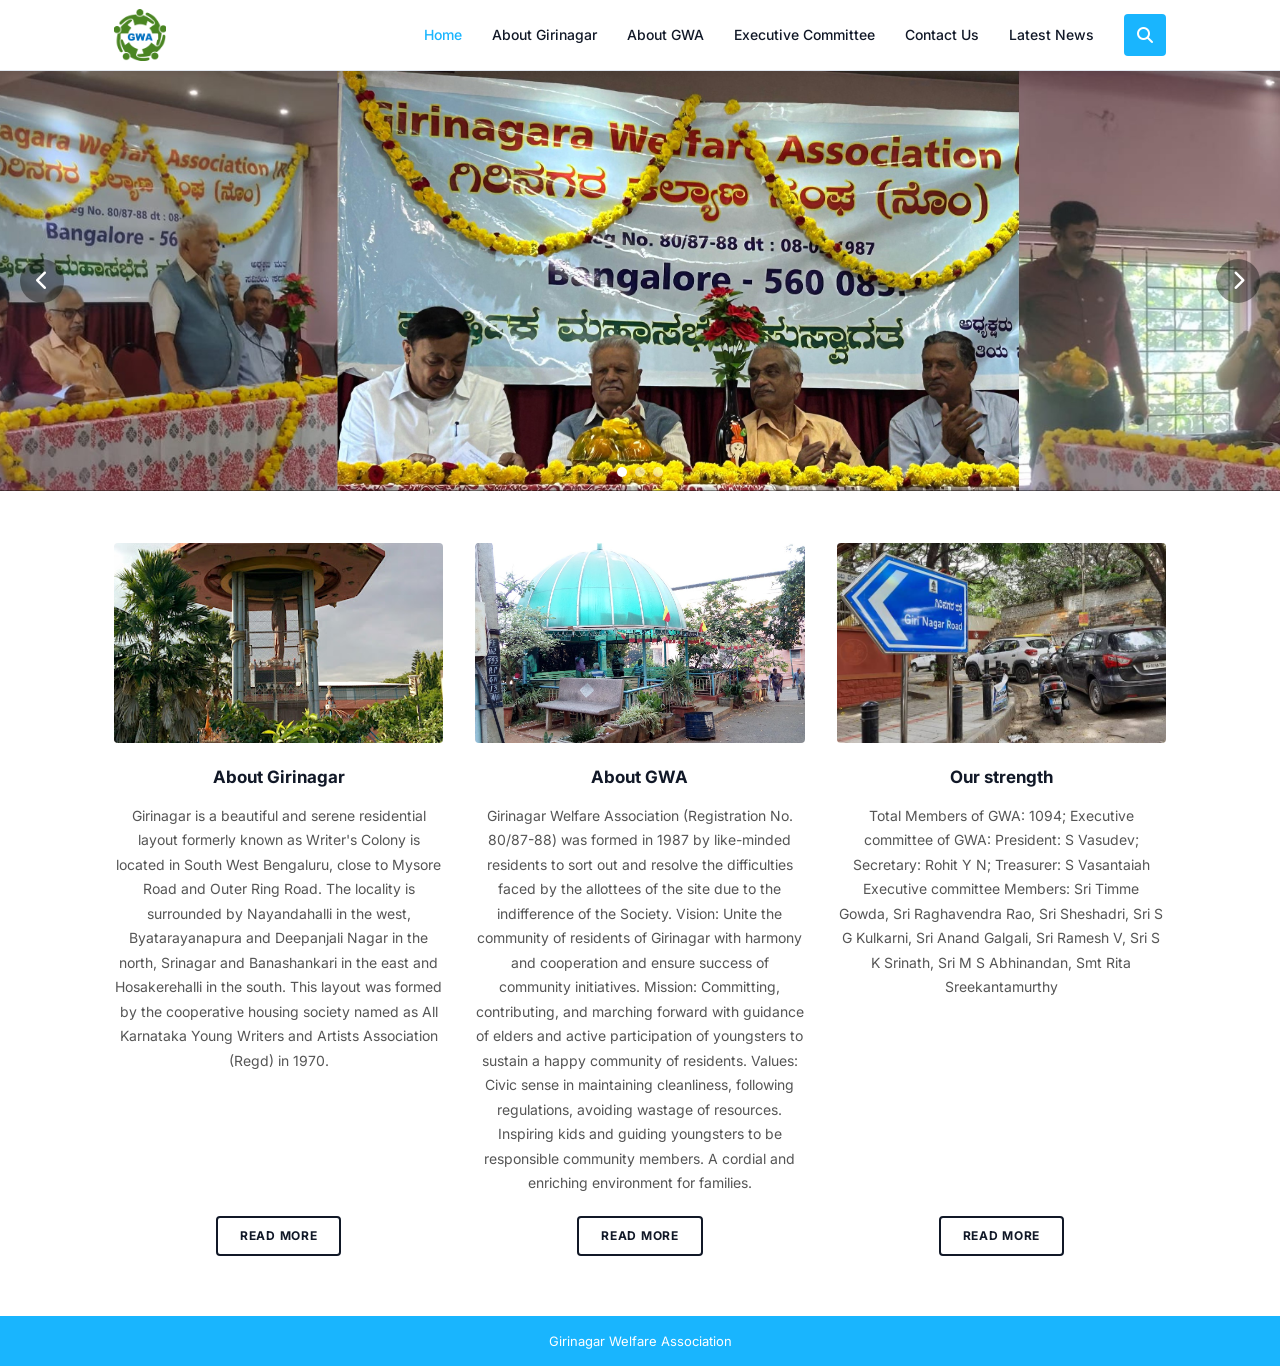
<file: index.html>
<!DOCTYPE html>
<html lang="en">

<head>
  <meta charset="UTF-8" />
  <meta name="viewport" content="width=device-width, initial-scale=1.0" />
  <title>Girinagar Welfare Association – Together we can move mountains</title>
  <meta name="description"
    content="Girinagar Welfare Association (GWA) – A non-profit community organization serving the residents of Girinagar, Bengaluru since 1986." />
  <link rel="stylesheet" href="/css/style.css" />
  <link href="https://fonts.googleapis.com/css2?family=Inter:wght@400;500;600;700&display=swap" rel="stylesheet" />
  <link rel="stylesheet" href="https://cdnjs.cloudflare.com/ajax/libs/font-awesome/6.4.0/css/all.min.css" />
</head>

<body>

  <!-- HEADER -->
  <header class="site-header" id="site-header">
    <div class="header-inner container">
      <a href="/" class="logo-link" id="logo-link">
        <img src="/images/gwa-logo.png" alt="Girinagar Welfare Association Logo" class="logo-img" />
      </a>
      <nav class="main-nav" id="main-nav" role="navigation" aria-label="Main navigation">
        <ul class="nav-list">
          <li><a href="/" class="nav-link active" id="nav-home">Home</a></li>
          <li><a href="/about-girinagar.html" class="nav-link" id="nav-about-girinagar">About Girinagar</a></li>
          <li><a href="/about-gwa.html" class="nav-link" id="nav-about-gwa">About GWA</a></li>
          <li><a href="/executive-committee.html" class="nav-link" id="nav-exec">Executive Committee</a></li>
          <li><a href="/contact-us.html" class="nav-link" id="nav-contact">Contact Us</a></li>
          <li><a href="/latest-news.html" class="nav-link" id="nav-news">Latest News</a></li>
        </ul>
      </nav>
      <button class="search-toggle" id="search-toggle" aria-label="Toggle search">
        <i class="fas fa-search"></i>
      </button>
      <button class="hamburger" id="hamburger" aria-label="Toggle menu">
        <span></span><span></span><span></span>
      </button>
    </div>
    <div class="search-bar" id="search-bar">
      <div class="container">
        <input type="text" placeholder="Search…" class="search-input" id="search-input" />
        <button class="search-close" id="search-close" aria-label="Close search"><i class="fas fa-times"></i></button>
      </div>
    </div>
  </header>

  <!-- HERO SLIDER -->
  <section class="hero-slider" id="hero-slider" aria-label="Hero slideshow">
    <div class="slides-wrapper" id="slides-wrapper">
      <div class="slide active" id="slide-1">
        <img src="/images/hero-slide1.jpg" alt="GWA Community Gathering" class="slide-img" />
      </div>
      <div class="slide" id="slide-2">
        <img src="/images/hero-slide2.jpg" alt="GWA Event Stage" class="slide-img" />
      </div>
      <div class="slide" id="slide-3">
        <img src="/images/hero-slide3.jpg" alt="Community Hall Building" class="slide-img" />
      </div>
    </div>
    <button class="slider-btn prev-btn" id="prev-btn" aria-label="Previous slide"><i
        class="fas fa-chevron-left"></i></button>
    <button class="slider-btn next-btn" id="next-btn" aria-label="Next slide"><i
        class="fas fa-chevron-right"></i></button>
    <div class="slider-dots" id="slider-dots">
      <button class="dot active" id="dot-1" aria-label="Slide 1"></button>
      <button class="dot" id="dot-2" aria-label="Slide 2"></button>
      <button class="dot" id="dot-3" aria-label="Slide 3"></button>
    </div>
  </section>

  <!-- THREE COLUMNS -->
  <section class="features-section" id="features-section">
    <div class="container features-grid">

      <article class="feature-card" id="feat-girinagar">
        <div class="feature-img-wrap">
          <img src="/images/about-01.jpg" alt="Girinagar Park" class="feature-img" />
        </div>
        <h2 class="feature-title">About Girinagar</h2>
        <p class="feature-text">Girinagar is a beautiful and serene residential layout formerly known as Writer's Colony
          is located in South West Bengaluru, close to Mysore Road and Outer Ring Road. The locality is surrounded by
          Nayandahalli in the west, Byatarayanapura and Deepanjali Nagar in the north, Srinagar and Banashankari in the
          east and Hosakerehalli in the south. This layout was formed by the cooperative housing society named as All
          Karnataka Young Writers and Artists Association (Regd) in 1970.</p>
        <a href="/about-girinagar.html" class="btn-readmore" id="btn-girinagar">READ MORE</a>
      </article>

      <article class="feature-card" id="feat-gwa">
        <div class="feature-img-wrap">
          <img src="/images/about-02.jpg" alt="About GWA" class="feature-img" />
        </div>
        <h2 class="feature-title">About GWA</h2>
        <p class="feature-text">Girinagar Welfare Association (Registration No. 80/87-88) was formed in 1987 by
          like-minded residents to sort out and resolve the difficulties faced by the allottees of the site due to the
          indifference of the Society. Vision: Unite the community of residents of Girinagar with harmony and
          cooperation and ensure success of community initiatives. Mission: Committing, contributing, and marching
          forward with guidance of elders and active participation of youngsters to sustain a happy community of
          residents. Values: Civic sense in maintaining cleanliness, following regulations, avoiding wastage of
          resources. Inspiring kids and guiding youngsters to be responsible community members. A cordial and enriching
          environment for families.</p>
        <a href="/about-gwa.html" class="btn-readmore" id="btn-gwa">READ MORE</a>
      </article>

      <article class="feature-card" id="feat-strength">
        <div class="feature-img-wrap">
          <img src="/images/about-03.jpg" alt="Our Strength" class="feature-img" />
        </div>
        <h2 class="feature-title">Our strength</h2>
        <p class="feature-text">Total Members of GWA: 1094; Executive committee of GWA: President: S Vasudev; Secretary:
          Rohit Y N; Treasurer: S Vasantaiah Executive committee Members: Sri Timme Gowda, Sri Raghavendra Rao, Sri
          Sheshadri, Sri S G Kulkarni, Sri Anand Galgali, Sri Ramesh V, Sri S K Srinath, Sri M S Abhinandan, Smt Rita
          Sreekantamurthy</p>
        <a href="/about-gwa.html" class="btn-readmore" id="btn-strength">READ MORE</a>
      </article>

    </div>
  </section>

  <!-- FOOTER -->
  <footer class="site-footer" id="site-footer">
    <p class="footer-credit">Girinagar Welfare Association</p>
  </footer>

  <script src="/js/main.js"></script>
</body>

</html>
</file>
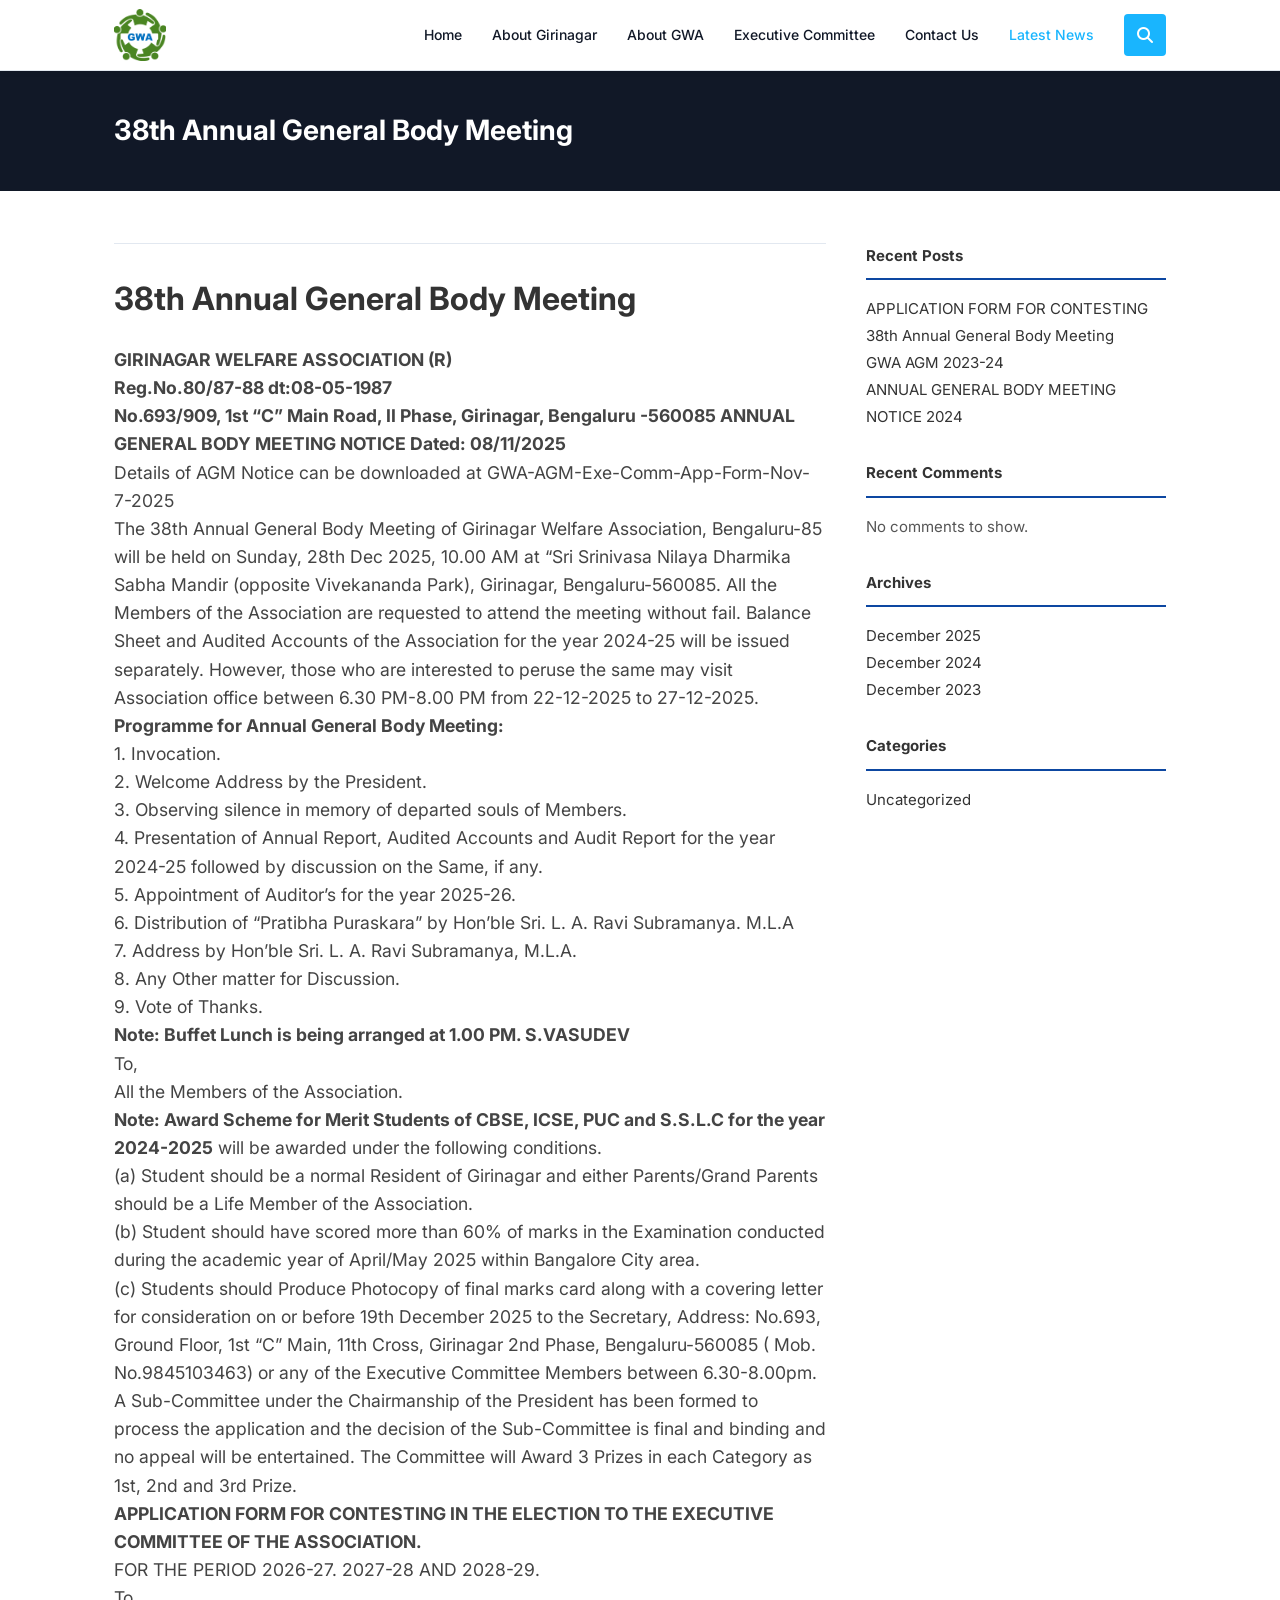
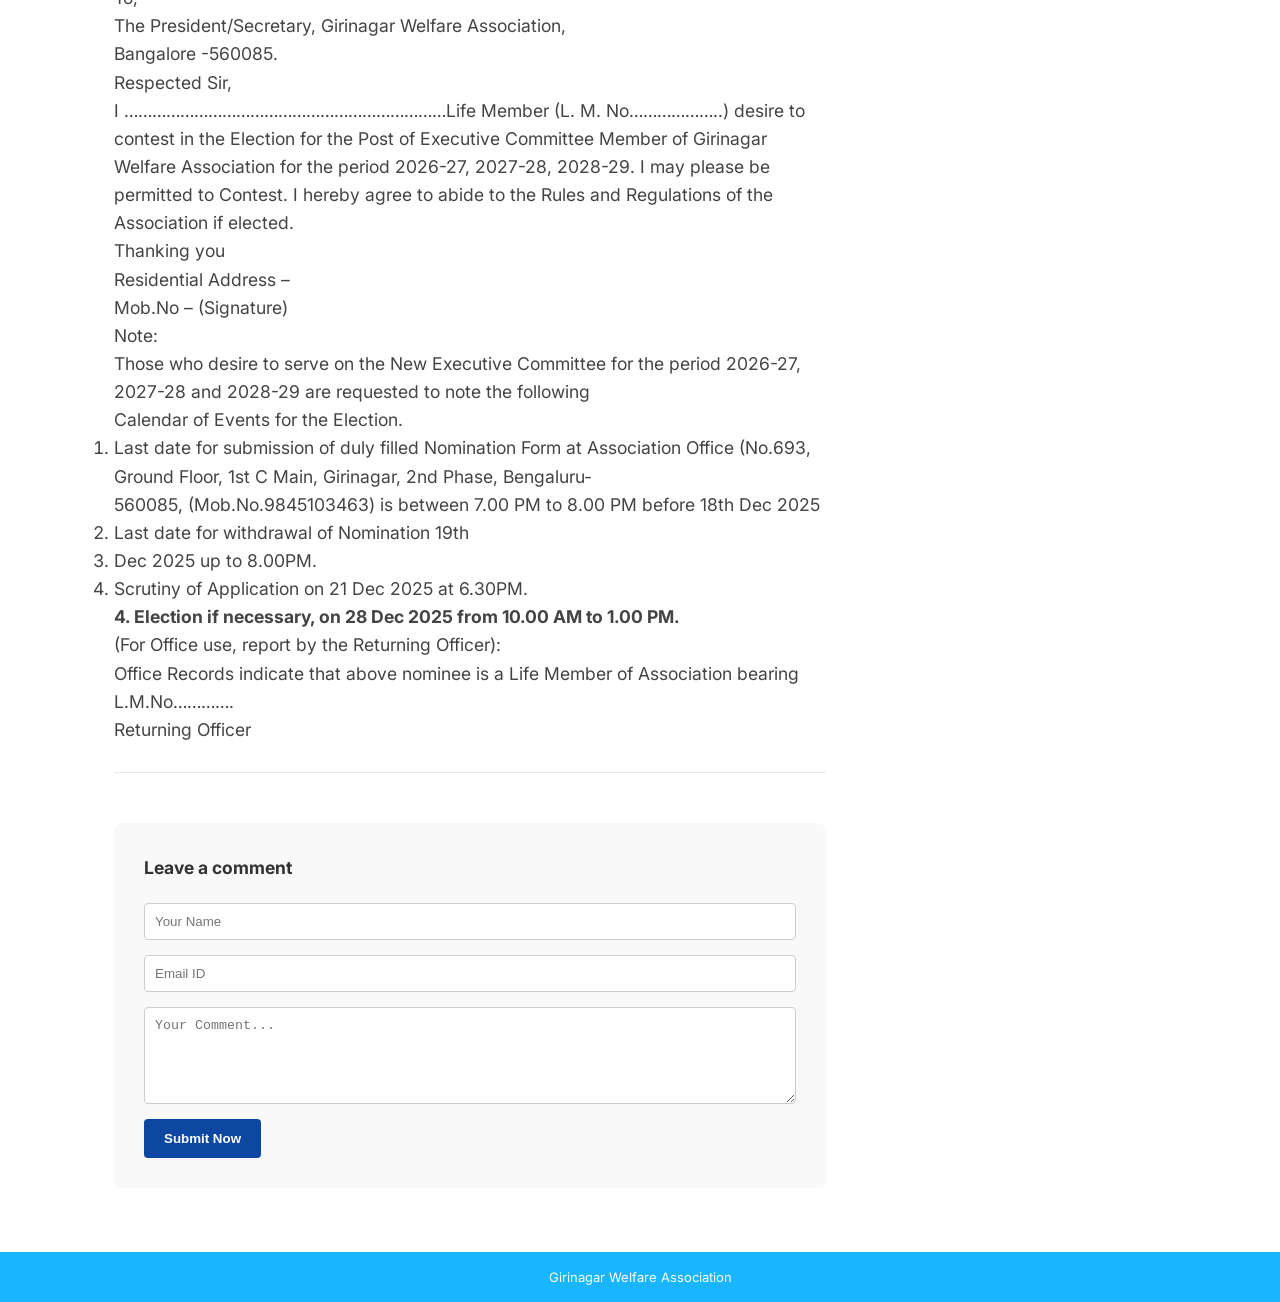
<file: 38th-annual-general-body-meeting.html>
<!DOCTYPE html><html lang="en"><head>
    <meta charset="UTF-8">
    <meta name="viewport" content="width=device-width, initial-scale=1.0">
    <title>38th Annual General Body Meeting – Girinagar Welfare Association</title>
    <meta name="description" content="Latest news, announcements and updates from Girinagar Welfare Association.">
    <link rel="stylesheet" href="/css/style.css">
    <link href="https://fonts.googleapis.com/css2?family=Inter:wght@400;500;600;700&amp;display=swap" rel="stylesheet">
    <link rel="stylesheet" href="https://cdnjs.cloudflare.com/ajax/libs/font-awesome/6.4.0/css/all.min.css">
</head>

<body>

    <!-- HEADER -->
    <header class="site-header" id="site-header">
        <div class="header-inner container">
            <a href="/" class="logo-link" id="logo-link">
                <img src="/images/gwa-logo.png" alt="Girinagar Welfare Association Logo" class="logo-img">
            </a>
            <nav class="main-nav" id="main-nav" role="navigation" aria-label="Main navigation">
                <ul class="nav-list">
                    <li><a href="/" class="nav-link" id="nav-home">Home</a></li>
                    <li><a href="/about-girinagar.html" class="nav-link" id="nav-about-girinagar">About Girinagar</a>
                    </li>
                    <li><a href="/about-gwa.html" class="nav-link" id="nav-about-gwa">About GWA</a></li>
                    <li><a href="/executive-committee.html" class="nav-link" id="nav-exec">Executive Committee</a></li>
                    <li><a href="/contact-us.html" class="nav-link" id="nav-contact">Contact Us</a></li>
                    <li><a href="/latest-news.html" class="nav-link active" id="nav-news">Latest News</a></li>
                </ul>
            </nav>
            <button class="search-toggle" id="search-toggle" aria-label="Toggle search">
                <i class="fas fa-search"></i>
            </button>
            <button class="hamburger" id="hamburger" aria-label="Toggle menu">
                <span></span><span></span><span></span>
            </button>
        </div>
        <div class="search-bar" id="search-bar">
            <div class="container">
                <input type="text" placeholder="Search…" class="search-input" id="search-input">
                <button class="search-close" id="search-close" aria-label="Close search"><i class="fas fa-times"></i></button>
            </div>
        </div>
    </header>

    <!-- PAGE BANNER -->
    <div class="page-banner" id="page-banner">
        <div class="container">
            <h1 class="page-banner-title">38th Annual General Body Meeting</h1>
        </div>
    </div>

    <!-- MAIN CONTENT -->
    <main class="page-content" id="page-content">
        <div class="container">

            
  <div class="blog-layout" style="display: flex; gap: 40px; flex-wrap: wrap;">
    <div class="blog-main" style="flex: 1 1 600px;">
      <article class="news-card single-post" id="post-content">
      <h2 style="margin-bottom: 20px; font-size: 2rem;">38th Annual General Body Meeting</h2>
      <div class="post-body" style="font-size: 1.1rem; line-height: 1.6; color: #444;">
        
			
<p class="has-text-align-center wp-block-paragraph"><strong>GIRINAGAR WELFARE ASSOCIATION (R)<br>Reg.No.80/87-88 dt:08-05-1987<br>No.693/909, 1st “C” Main Road, II Phase, Girinagar, Bengaluru -560085 ANNUAL GENERAL BODY MEETING NOTICE Dated: 08/11/2025</strong></p>



<p class="wp-block-paragraph">Details of AGM Notice can be downloaded at <a href="http://girinagarwelfareassociation.com/wp-content/uploads/2025/12/GWA-AGM-Exe-Comm-App-Form-Nov-7-2025.pdf" data-type="attachment" data-id="327">GWA-AGM-Exe-Comm-App-Form-Nov-7-2025</a></p>



<p class="wp-block-paragraph">The 38th Annual General Body Meeting of Girinagar Welfare Association, Bengaluru-85 will be held on Sunday, 28th Dec 2025, 10.00 AM at “Sri Srinivasa Nilaya Dharmika Sabha Mandir (opposite Vivekananda Park), Girinagar, Bengaluru-560085. All the Members of the Association are requested to attend the meeting without fail. Balance Sheet and Audited Accounts of the Association for the year 2024-25 will be issued separately. However, those who are interested to peruse the same may visit Association office between 6.30 PM-8.00 PM from 22-12-2025 to 27-12-2025.<br><strong>Programme for Annual General Body Meeting:</strong><br>1. Invocation.<br>2. Welcome Address by the President.<br>3. Observing silence in memory of departed souls of Members.<br>4. Presentation of Annual Report, Audited Accounts and Audit Report for the year 2024-25 followed by discussion on the Same, if any.<br>5. Appointment of Auditor’s for the year 2025-26.<br>6. Distribution of “Pratibha Puraskara” by Hon’ble Sri. L. A. Ravi Subramanya. M.L.A<br>7. Address by Hon’ble Sri. L. A. Ravi Subramanya, M.L.A.<br>8. Any Other matter for Discussion.<br>9. Vote of Thanks. </p>



<p class="wp-block-paragraph"><strong>Note: Buffet Lunch is being arranged at 1.00 PM. S.VASUDEV</strong></p>



<p class="wp-block-paragraph">To,<br>All the Members of the Association.<br><strong>Note: Award Scheme for Merit Students of CBSE, ICSE, PUC and S.S.L.C for the year 2024-2025</strong> will be awarded under the following conditions.<br>(a) Student should be a normal Resident of Girinagar and either Parents/Grand Parents should be a Life Member of the Association.<br>(b) Student should have scored more than 60% of marks in the Examination conducted during the academic year of April/May 2025 within Bangalore City area.<br>(c) Students should Produce Photocopy of final marks card along with a covering letter for consideration on or before 19th December 2025 to the Secretary, Address: No.693, Ground Floor, 1st “C” Main, 11th Cross, Girinagar 2nd Phase, Bengaluru-560085 ( Mob. No.9845103463) or any of the Executive Committee Members between 6.30-8.00pm. A Sub-Committee under the Chairmanship of the President has been formed to process the application and the decision of the Sub-Committee is final and binding and no appeal will be entertained. The Committee will Award 3 Prizes in each Category as 1st, 2nd and 3rd Prize.</p>



<p class="wp-block-paragraph"><strong>APPLICATION FORM FOR CONTESTING IN THE ELECTION TO THE EXECUTIVE COMMITTEE OF THE ASSOCIATION.</strong></p>



<p class="wp-block-paragraph">FOR THE PERIOD 2026-27. 2027-28 AND 2028-29.</p>



<p class="wp-block-paragraph">To,<br>The President/Secretary, Girinagar Welfare Association,<br>Bangalore -560085.<br>Respected Sir,<br>I ……………………………………………………………Life Member (L. M. No………………..) desire to contest in the Election for the Post of Executive Committee Member of Girinagar Welfare Association for the period 2026-27, 2027-28, 2028-29. I may please be permitted to Contest. I hereby agree to abide to the Rules and Regulations of the Association if elected.<br>Thanking you<br>Residential Address –<br>Mob.No – (Signature)<br>Note:<br>Those who desire to serve on the New Executive Committee for the period 2026-27, 2027-28 and 2028-29 are requested to note the following<br>Calendar of Events for the Election.</p>



<ol class="wp-block-list">
<li>Last date for submission of duly filled Nomination Form at Association Office (No.693, Ground Floor, 1st C Main, Girinagar, 2nd Phase, Bengaluru-<br>560085, (Mob.No.9845103463) is between 7.00 PM to 8.00 PM before 18th Dec 2025</li>



<li>Last date for withdrawal of Nomination 19th</li>



<li>Dec 2025 up to 8.00PM.</li>



<li>Scrutiny of Application on 21 Dec 2025 at 6.30PM.</li>
</ol>



<h4 class="wp-block-heading"><strong>4. Election if necessary, on 28 Dec 2025 from 10.00 AM to 1.00 PM.</strong></h4>



<p class="wp-block-paragraph">(For Office use, report by the Returning Officer):<br>Office Records indicate that above nominee is a Life Member of Association bearing L.M.No………….<br>Returning Officer</p>



<p class="wp-block-paragraph"></p>
					
      </div>
    </article>

      <div class="comment-section" style="margin-top: 50px; background: #f9f9f9; padding: 30px; border-radius: 8px;">
        <h3>Leave a comment</h3>
        <form id="comment-form" style="display: flex; flex-direction: column; gap: 15px; margin-top: 20px;">
           <input type="text" placeholder="Your Name" required="" style="padding: 10px; border: 1px solid #ccc; border-radius: 4px;">
           <input type="email" placeholder="Email ID" required="" style="padding: 10px; border: 1px solid #ccc; border-radius: 4px;">
           <textarea placeholder="Your Comment..." rows="5" required="" style="padding: 10px; border: 1px solid #ccc; border-radius: 4px;"></textarea>
           <button type="submit" style="background: var(--primary-color, #0d47a1); color: white; padding: 12px 20px; border: none; border-radius: 4px; cursor: pointer; font-weight: bold; width: fit-content;">Submit Now</button>
        </form>
      </div>
    </div>

    <aside class="blog-sidebar" style="flex: 0 0 300px;">
      <div class="widget" style="margin-bottom: 30px;">
        <h4 style="border-bottom: 2px solid var(--primary-color, #0d47a1); padding-bottom: 10px; margin-bottom: 15px;">Recent Posts</h4>
        <ul style="list-style: none; padding: 0; line-height: 1.8;">
          <li><a href="/application-form-for-contesting-in-the-election-to-the-executive-committee-of-the-association.html" style="color: #333; text-decoration: none;">APPLICATION FORM FOR CONTESTING</a></li>
          <li><a href="/38th-annual-general-body-meeting.html" style="color: #333; text-decoration: none;">38th Annual General Body Meeting</a></li>
          <li><a href="/gwa-agm-2023-24.html" style="color: #333; text-decoration: none;">GWA AGM 2023-24</a></li>
          <li><a href="/annual-general-body-meeting-notice-dated-19-11-2024.html" style="color: #333; text-decoration: none;">ANNUAL GENERAL BODY MEETING NOTICE 2024</a></li>
        </ul>
      </div>

      <div class="widget" style="margin-bottom: 30px;">
        <h4 style="border-bottom: 2px solid var(--primary-color, #0d47a1); padding-bottom: 10px; margin-bottom: 15px;">Recent Comments</h4>
        <ul style="list-style: none; padding: 0; line-height: 1.8; color: #555;">
          <li>No comments to show.</li>
        </ul>
      </div>

      <div class="widget" style="margin-bottom: 30px;">
        <h4 style="border-bottom: 2px solid var(--primary-color, #0d47a1); padding-bottom: 10px; margin-bottom: 15px;">Archives</h4>
        <ul style="list-style: none; padding: 0; line-height: 1.8;">
          <li><a href="#" style="color: #333; text-decoration: none;">December 2025</a></li>
          <li><a href="#" style="color: #333; text-decoration: none;">December 2024</a></li>
          <li><a href="#" style="color: #333; text-decoration: none;">December 2023</a></li>
        </ul>
      </div>

      <div class="widget" style="margin-bottom: 30px;">
        <h4 style="border-bottom: 2px solid var(--primary-color, #0d47a1); padding-bottom: 10px; margin-bottom: 15px;">Categories</h4>
        <ul style="list-style: none; padding: 0; line-height: 1.8;">
          <li><a href="#" style="color: #333; text-decoration: none;">Uncategorized</a></li>
        </ul>
      </div>
    </aside>
  </div>

        </div>
    </main>

    <!-- FOOTER -->
    <footer class="site-footer" id="site-footer">
        <p class="footer-credit">Girinagar Welfare Association</p>
    </footer>

    <script src="/js/main.js"></script>


</body></html>
</file>
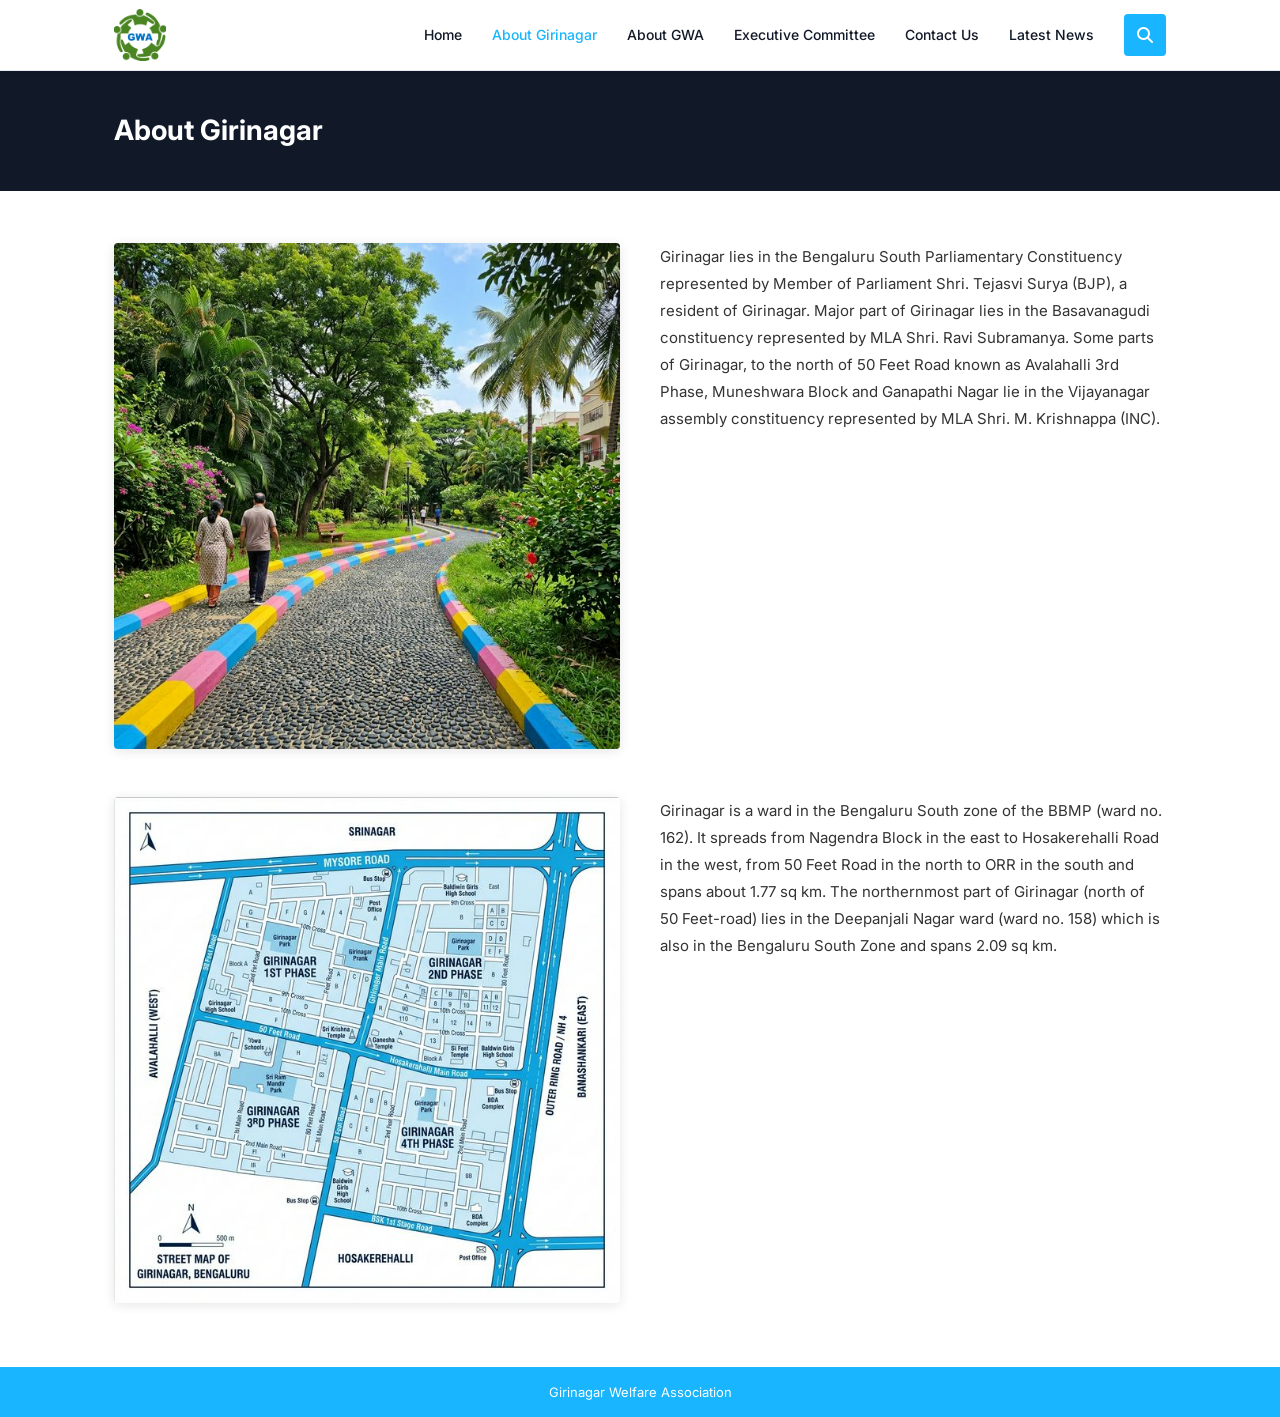
<file: about-girinagar.html>
<!DOCTYPE html>
<html lang="en">

<head>
    <meta charset="UTF-8" />
    <meta name="viewport" content="width=device-width, initial-scale=1.0" />
    <title>About Girinagar – Girinagar Welfare Association</title>
    <meta name="description"
        content="Learn about Girinagar – a serene residential layout in South West Bengaluru, its history, phases, and boundaries." />
    <link rel="stylesheet" href="/css/style.css" />
    <link href="https://fonts.googleapis.com/css2?family=Inter:wght@400;500;600;700&display=swap" rel="stylesheet" />
    <link rel="stylesheet" href="https://cdnjs.cloudflare.com/ajax/libs/font-awesome/6.4.0/css/all.min.css" />
</head>

<body>

    <!-- HEADER -->
    <header class="site-header" id="site-header">
        <div class="header-inner container">
            <a href="/" class="logo-link" id="logo-link">
                <img src="/images/gwa-logo.png" alt="Girinagar Welfare Association Logo" class="logo-img" />
            </a>
            <nav class="main-nav" id="main-nav" role="navigation" aria-label="Main navigation">
                <ul class="nav-list">
                    <li><a href="/" class="nav-link" id="nav-home">Home</a></li>
                    <li><a href="/about-girinagar.html" class="nav-link active" id="nav-about-girinagar">About
                            Girinagar</a></li>
                    <li><a href="/about-gwa.html" class="nav-link" id="nav-about-gwa">About GWA</a></li>
                    <li><a href="/executive-committee.html" class="nav-link" id="nav-exec">Executive Committee</a></li>
                    <li><a href="/contact-us.html" class="nav-link" id="nav-contact">Contact Us</a></li>
                    <li><a href="/latest-news.html" class="nav-link" id="nav-news">Latest News</a></li>
                </ul>
            </nav>
            <button class="search-toggle" id="search-toggle" aria-label="Toggle search">
                <i class="fas fa-search"></i>
            </button>
            <button class="hamburger" id="hamburger" aria-label="Toggle menu">
                <span></span><span></span><span></span>
            </button>
        </div>
        <div class="search-bar" id="search-bar">
            <div class="container">
                <input type="text" placeholder="Search…" class="search-input" id="search-input" />
                <button class="search-close" id="search-close" aria-label="Close search"><i
                        class="fas fa-times"></i></button>
            </div>
        </div>
    </header>

    <!-- PAGE BANNER -->
    <div class="page-banner" id="page-banner">
        <div class="container">
            <h1 class="page-banner-title">About Girinagar</h1>
        </div>
    </div>

    <!-- MAIN CONTENT -->
    <main class="page-content" id="page-content">
        <div class="container content-with-images">

            <div class="content-row" id="content-row-1">
                <div class="content-image" id="content-img-1">
                    <img src="/images/about-girinagar-park.jpg" alt="Girinagar Park walking track" class="inline-img" />
                </div>
                <div class="content-text" id="content-text-1">
                    <p>Girinagar lies in the Bengaluru South Parliamentary Constituency represented by Member of
                        Parliament Shri. Tejasvi Surya (BJP), a resident of Girinagar. Major part of Girinagar lies in
                        the Basavanagudi constituency represented by MLA Shri. Ravi Subramanya. Some parts of Girinagar,
                        to the north of 50 Feet Road known as Avalahalli 3rd Phase, Muneshwara Block and Ganapathi Nagar
                        lie in the Vijayanagar assembly constituency represented by MLA Shri. M. Krishnappa (INC).</p>
                </div>
            </div>

            <div class="content-row reverse" id="content-row-2">
                <div class="content-text" id="content-text-2">
                    <p>Girinagar is a ward in the Bengaluru South zone of the BBMP (ward no. 162). It spreads from
                        Nagendra Block in the east to Hosakerehalli Road in the west, from 50 Feet Road in the north to
                        ORR in the south and spans about 1.77 sq km. The northernmost part of Girinagar (north of 50
                        Feet-road) lies in the Deepanjali Nagar ward (ward no. 158) which is also in the Bengaluru South
                        Zone and spans 2.09 sq km.</p>
                </div>
                <div class="content-image" id="content-img-2">
                    <img src="/images/girinagar-map.jpg" alt="Map of Girinagar area" class="inline-img" />
                </div>
            </div>

        </div>
    </main>

    <!-- FOOTER -->
    <footer class="site-footer" id="site-footer">
        <p class="footer-credit">Girinagar Welfare Association</p>
    </footer>

    <script src="/js/main.js"></script>
</body>

</html>
</file>
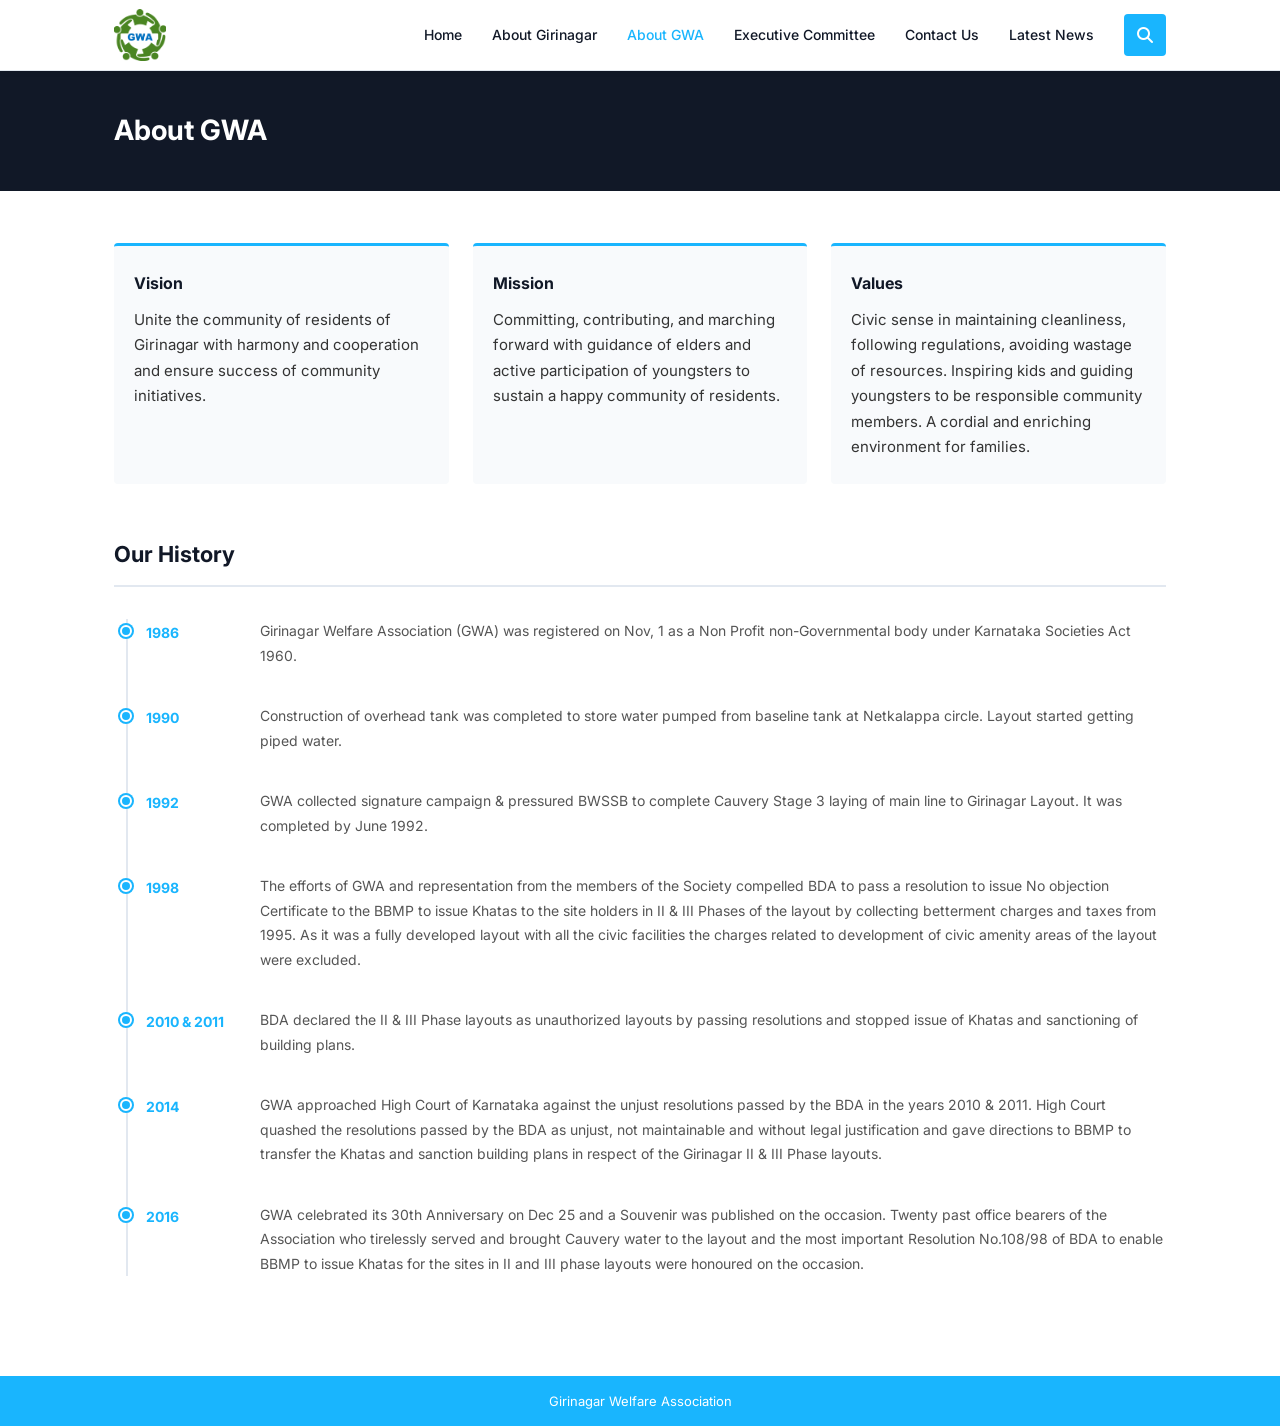
<file: about-gwa.html>
<!DOCTYPE html>
<html lang="en">

<head>
    <meta charset="UTF-8" />
    <meta name="viewport" content="width=device-width, initial-scale=1.0" />
    <title>About GWA – Girinagar Welfare Association</title>
    <meta name="description"
        content="About Girinagar Welfare Association – its vision, mission, values and history timeline since 1986." />
    <link rel="stylesheet" href="/css/style.css" />
    <link href="https://fonts.googleapis.com/css2?family=Inter:wght@400;500;600;700&display=swap" rel="stylesheet" />
    <link rel="stylesheet" href="https://cdnjs.cloudflare.com/ajax/libs/font-awesome/6.4.0/css/all.min.css" />
</head>

<body>

    <!-- HEADER -->
    <header class="site-header" id="site-header">
        <div class="header-inner container">
            <a href="/" class="logo-link" id="logo-link">
                <img src="/images/gwa-logo.png" alt="Girinagar Welfare Association Logo" class="logo-img" />
            </a>
            <nav class="main-nav" id="main-nav" role="navigation" aria-label="Main navigation">
                <ul class="nav-list">
                    <li><a href="/" class="nav-link" id="nav-home">Home</a></li>
                    <li><a href="/about-girinagar.html" class="nav-link" id="nav-about-girinagar">About Girinagar</a>
                    </li>
                    <li><a href="/about-gwa.html" class="nav-link active" id="nav-about-gwa">About GWA</a></li>
                    <li><a href="/executive-committee.html" class="nav-link" id="nav-exec">Executive Committee</a></li>
                    <li><a href="/contact-us.html" class="nav-link" id="nav-contact">Contact Us</a></li>
                    <li><a href="/latest-news.html" class="nav-link" id="nav-news">Latest News</a></li>
                </ul>
            </nav>
            <button class="search-toggle" id="search-toggle" aria-label="Toggle search">
                <i class="fas fa-search"></i>
            </button>
            <button class="hamburger" id="hamburger" aria-label="Toggle menu">
                <span></span><span></span><span></span>
            </button>
        </div>
        <div class="search-bar" id="search-bar">
            <div class="container">
                <input type="text" placeholder="Search…" class="search-input" id="search-input" />
                <button class="search-close" id="search-close" aria-label="Close search"><i
                        class="fas fa-times"></i></button>
            </div>
        </div>
    </header>

    <!-- PAGE BANNER -->
    <div class="page-banner" id="page-banner">
        <div class="container">
            <h1 class="page-banner-title">About GWA</h1>
        </div>
    </div>

    <!-- MAIN CONTENT -->
    <main class="page-content" id="page-content">
        <div class="container">

            <!-- Vision Mission Values -->
            <section class="vmv-section" id="vmv-section">
                <div class="vmv-grid">
                    <div class="vmv-card" id="vmv-vision">
                        <h2 class="vmv-title">Vision</h2>
                        <p>Unite the community of residents of Girinagar with harmony and cooperation and ensure success
                            of community initiatives.</p>
                    </div>
                    <div class="vmv-card" id="vmv-mission">
                        <h2 class="vmv-title">Mission</h2>
                        <p>Committing, contributing, and marching forward with guidance of elders and active
                            participation of youngsters to sustain a happy community of residents.</p>
                    </div>
                    <div class="vmv-card" id="vmv-values">
                        <h2 class="vmv-title">Values</h2>
                        <p>Civic sense in maintaining cleanliness, following regulations, avoiding wastage of resources.
                            Inspiring kids and guiding youngsters to be responsible community members. A cordial and
                            enriching environment for families.</p>
                    </div>
                </div>
            </section>

            <!-- Timeline -->
            <section class="timeline-section" id="timeline-section">
                <h2 class="section-heading">Our History</h2>
                <div class="timeline" id="timeline">

                    <div class="timeline-item" id="tl-1986">
                        <div class="timeline-year">1986</div>
                        <div class="timeline-content">
                            <p>Girinagar Welfare Association (GWA) was registered on Nov, 1 as a Non Profit
                                non-Governmental body under Karnataka Societies Act 1960.</p>
                        </div>
                    </div>

                    <div class="timeline-item" id="tl-1990">
                        <div class="timeline-year">1990</div>
                        <div class="timeline-content">
                            <p>Construction of overhead tank was completed to store water pumped from baseline tank at
                                Netkalappa circle. Layout started getting piped water.</p>
                        </div>
                    </div>

                    <div class="timeline-item" id="tl-1992">
                        <div class="timeline-year">1992</div>
                        <div class="timeline-content">
                            <p>GWA collected signature campaign &amp; pressured BWSSB to complete Cauvery Stage 3 laying
                                of main line to Girinagar Layout. It was completed by June 1992.</p>
                        </div>
                    </div>

                    <div class="timeline-item" id="tl-1998">
                        <div class="timeline-year">1998</div>
                        <div class="timeline-content">
                            <p>The efforts of GWA and representation from the members of the Society compelled BDA to
                                pass a resolution to issue No objection Certificate to the BBMP to issue Khatas to the
                                site holders in II &amp; III Phases of the layout by collecting betterment charges and
                                taxes from 1995. As it was a fully developed layout with all the civic facilities the
                                charges related to development of civic amenity areas of the layout were excluded.</p>
                        </div>
                    </div>

                    <div class="timeline-item" id="tl-2010">
                        <div class="timeline-year">2010 &amp; 2011</div>
                        <div class="timeline-content">
                            <p>BDA declared the II &amp; III Phase layouts as unauthorized layouts by passing
                                resolutions and stopped issue of Khatas and sanctioning of building plans.</p>
                        </div>
                    </div>

                    <div class="timeline-item" id="tl-2014">
                        <div class="timeline-year">2014</div>
                        <div class="timeline-content">
                            <p>GWA approached High Court of Karnataka against the unjust resolutions passed by the BDA
                                in the years 2010 &amp; 2011. High Court quashed the resolutions passed by the BDA as
                                unjust, not maintainable and without legal justification and gave directions to BBMP to
                                transfer the Khatas and sanction building plans in respect of the Girinagar II &amp; III
                                Phase layouts.</p>
                        </div>
                    </div>

                    <div class="timeline-item" id="tl-2016">
                        <div class="timeline-year">2016</div>
                        <div class="timeline-content">
                            <p>GWA celebrated its 30th Anniversary on Dec 25 and a Souvenir was published on the
                                occasion. Twenty past office bearers of the Association who tirelessly served and
                                brought Cauvery water to the layout and the most important Resolution No.108/98 of BDA
                                to enable BBMP to issue Khatas for the sites in II and III phase layouts were honoured
                                on the occasion.</p>
                        </div>
                    </div>

                </div>
            </section>

        </div>
    </main>

    <!-- FOOTER -->
    <footer class="site-footer" id="site-footer">
        <p class="footer-credit">Girinagar Welfare Association</p>
    </footer>

    <script src="/js/main.js"></script>
</body>

</html>
</file>
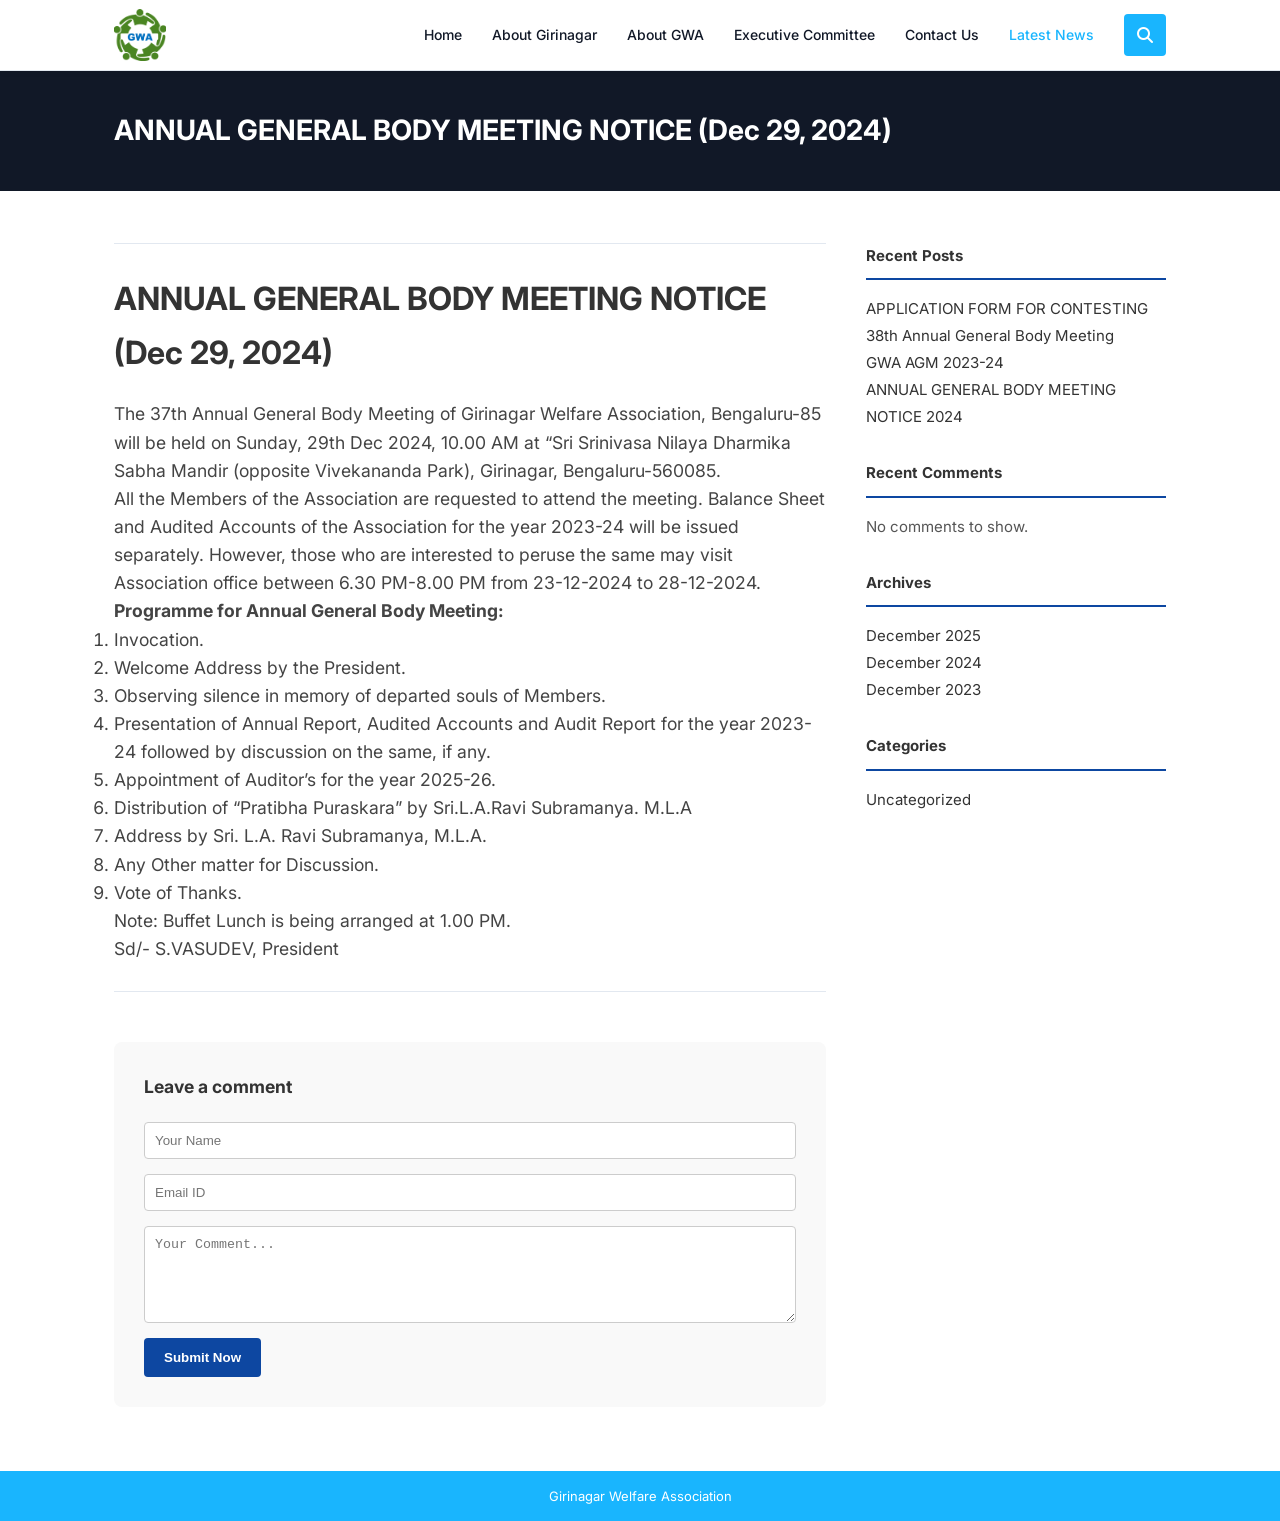
<file: annual-general-body-meeting-notice-dated-19-11-2024.html>
<!DOCTYPE html><html lang="en"><head>
    <meta charset="UTF-8">
    <meta name="viewport" content="width=device-width, initial-scale=1.0">
    <title>ANNUAL GENERAL BODY MEETING NOTICE (Dec 29, 2024)&nbsp; – Girinagar Welfare Association</title>
    <meta name="description" content="Latest news, announcements and updates from Girinagar Welfare Association.">
    <link rel="stylesheet" href="/css/style.css">
    <link href="https://fonts.googleapis.com/css2?family=Inter:wght@400;500;600;700&amp;display=swap" rel="stylesheet">
    <link rel="stylesheet" href="https://cdnjs.cloudflare.com/ajax/libs/font-awesome/6.4.0/css/all.min.css">
</head>

<body>

    <!-- HEADER -->
    <header class="site-header" id="site-header">
        <div class="header-inner container">
            <a href="/" class="logo-link" id="logo-link">
                <img src="/images/gwa-logo.png" alt="Girinagar Welfare Association Logo" class="logo-img">
            </a>
            <nav class="main-nav" id="main-nav" role="navigation" aria-label="Main navigation">
                <ul class="nav-list">
                    <li><a href="/" class="nav-link" id="nav-home">Home</a></li>
                    <li><a href="/about-girinagar.html" class="nav-link" id="nav-about-girinagar">About Girinagar</a>
                    </li>
                    <li><a href="/about-gwa.html" class="nav-link" id="nav-about-gwa">About GWA</a></li>
                    <li><a href="/executive-committee.html" class="nav-link" id="nav-exec">Executive Committee</a></li>
                    <li><a href="/contact-us.html" class="nav-link" id="nav-contact">Contact Us</a></li>
                    <li><a href="/latest-news.html" class="nav-link active" id="nav-news">Latest News</a></li>
                </ul>
            </nav>
            <button class="search-toggle" id="search-toggle" aria-label="Toggle search">
                <i class="fas fa-search"></i>
            </button>
            <button class="hamburger" id="hamburger" aria-label="Toggle menu">
                <span></span><span></span><span></span>
            </button>
        </div>
        <div class="search-bar" id="search-bar">
            <div class="container">
                <input type="text" placeholder="Search…" class="search-input" id="search-input">
                <button class="search-close" id="search-close" aria-label="Close search"><i class="fas fa-times"></i></button>
            </div>
        </div>
    </header>

    <!-- PAGE BANNER -->
    <div class="page-banner" id="page-banner">
        <div class="container">
            <h1 class="page-banner-title">ANNUAL GENERAL BODY MEETING NOTICE (Dec 29, 2024)&nbsp;</h1>
        </div>
    </div>

    <!-- MAIN CONTENT -->
    <main class="page-content" id="page-content">
        <div class="container">

            
  <div class="blog-layout" style="display: flex; gap: 40px; flex-wrap: wrap;">
    <div class="blog-main" style="flex: 1 1 600px;">
      <article class="news-card single-post" id="post-content">
      <h2 style="margin-bottom: 20px; font-size: 2rem;">ANNUAL GENERAL BODY MEETING NOTICE (Dec 29, 2024)&nbsp;</h2>
      <div class="post-body" style="font-size: 1.1rem; line-height: 1.6; color: #444;">
        
			
<p class="wp-block-paragraph">The 37th Annual General Body Meeting of Girinagar Welfare Association, Bengaluru-85 will be held on Sunday, 29th Dec 2024, 10.00 AM at “Sri Srinivasa Nilaya Dharmika Sabha Mandir (opposite Vivekananda Park), Girinagar, Bengaluru-560085.<br>All the Members of the Association are requested to attend the meeting. Balance Sheet and Audited Accounts of the Association for the year 2023-24 will be issued separately. However, those who are interested to peruse the same may visit Association office between 6.30 PM-8.00 PM from 23-12-2024 to 28-12-2024.</p>



<p class="wp-block-paragraph"><strong>Programme for Annual General Body Meeting:</strong></p>



<ol class="wp-block-list">
<li>Invocation.</li>



<li>Welcome Address by the President.</li>



<li>Observing silence in memory of departed souls of Members.</li>



<li>Presentation of Annual Report, Audited Accounts and Audit Report for the year 2023-24 followed by discussion on the same, if any.</li>



<li>Appointment of Auditor’s for the year 2025-26.</li>



<li>Distribution of “Pratibha Puraskara” by Sri.L.A.Ravi Subramanya. M.L.A</li>



<li>Address by Sri. L.A. Ravi Subramanya, M.L.A.</li>



<li>Any Other matter for Discussion.</li>



<li>Vote of Thanks.</li>
</ol>



<p class="wp-block-paragraph">Note: Buffet Lunch is being arranged at 1.00 PM. </p>



<p class="has-text-align-right wp-block-paragraph">Sd/- S.VASUDEV, President</p>
					
      </div>
    </article>

      <div class="comment-section" style="margin-top: 50px; background: #f9f9f9; padding: 30px; border-radius: 8px;">
        <h3>Leave a comment</h3>
        <form id="comment-form" style="display: flex; flex-direction: column; gap: 15px; margin-top: 20px;">
           <input type="text" placeholder="Your Name" required="" style="padding: 10px; border: 1px solid #ccc; border-radius: 4px;">
           <input type="email" placeholder="Email ID" required="" style="padding: 10px; border: 1px solid #ccc; border-radius: 4px;">
           <textarea placeholder="Your Comment..." rows="5" required="" style="padding: 10px; border: 1px solid #ccc; border-radius: 4px;"></textarea>
           <button type="submit" style="background: var(--primary-color, #0d47a1); color: white; padding: 12px 20px; border: none; border-radius: 4px; cursor: pointer; font-weight: bold; width: fit-content;">Submit Now</button>
        </form>
      </div>
    </div>

    <aside class="blog-sidebar" style="flex: 0 0 300px;">
      <div class="widget" style="margin-bottom: 30px;">
        <h4 style="border-bottom: 2px solid var(--primary-color, #0d47a1); padding-bottom: 10px; margin-bottom: 15px;">Recent Posts</h4>
        <ul style="list-style: none; padding: 0; line-height: 1.8;">
          <li><a href="/application-form-for-contesting-in-the-election-to-the-executive-committee-of-the-association.html" style="color: #333; text-decoration: none;">APPLICATION FORM FOR CONTESTING</a></li>
          <li><a href="/38th-annual-general-body-meeting.html" style="color: #333; text-decoration: none;">38th Annual General Body Meeting</a></li>
          <li><a href="/gwa-agm-2023-24.html" style="color: #333; text-decoration: none;">GWA AGM 2023-24</a></li>
          <li><a href="/annual-general-body-meeting-notice-dated-19-11-2024.html" style="color: #333; text-decoration: none;">ANNUAL GENERAL BODY MEETING NOTICE 2024</a></li>
        </ul>
      </div>

      <div class="widget" style="margin-bottom: 30px;">
        <h4 style="border-bottom: 2px solid var(--primary-color, #0d47a1); padding-bottom: 10px; margin-bottom: 15px;">Recent Comments</h4>
        <ul style="list-style: none; padding: 0; line-height: 1.8; color: #555;">
          <li>No comments to show.</li>
        </ul>
      </div>

      <div class="widget" style="margin-bottom: 30px;">
        <h4 style="border-bottom: 2px solid var(--primary-color, #0d47a1); padding-bottom: 10px; margin-bottom: 15px;">Archives</h4>
        <ul style="list-style: none; padding: 0; line-height: 1.8;">
          <li><a href="#" style="color: #333; text-decoration: none;">December 2025</a></li>
          <li><a href="#" style="color: #333; text-decoration: none;">December 2024</a></li>
          <li><a href="#" style="color: #333; text-decoration: none;">December 2023</a></li>
        </ul>
      </div>

      <div class="widget" style="margin-bottom: 30px;">
        <h4 style="border-bottom: 2px solid var(--primary-color, #0d47a1); padding-bottom: 10px; margin-bottom: 15px;">Categories</h4>
        <ul style="list-style: none; padding: 0; line-height: 1.8;">
          <li><a href="#" style="color: #333; text-decoration: none;">Uncategorized</a></li>
        </ul>
      </div>
    </aside>
  </div>

        </div>
    </main>

    <!-- FOOTER -->
    <footer class="site-footer" id="site-footer">
        <p class="footer-credit">Girinagar Welfare Association</p>
    </footer>

    <script src="/js/main.js"></script>


</body></html>
</file>
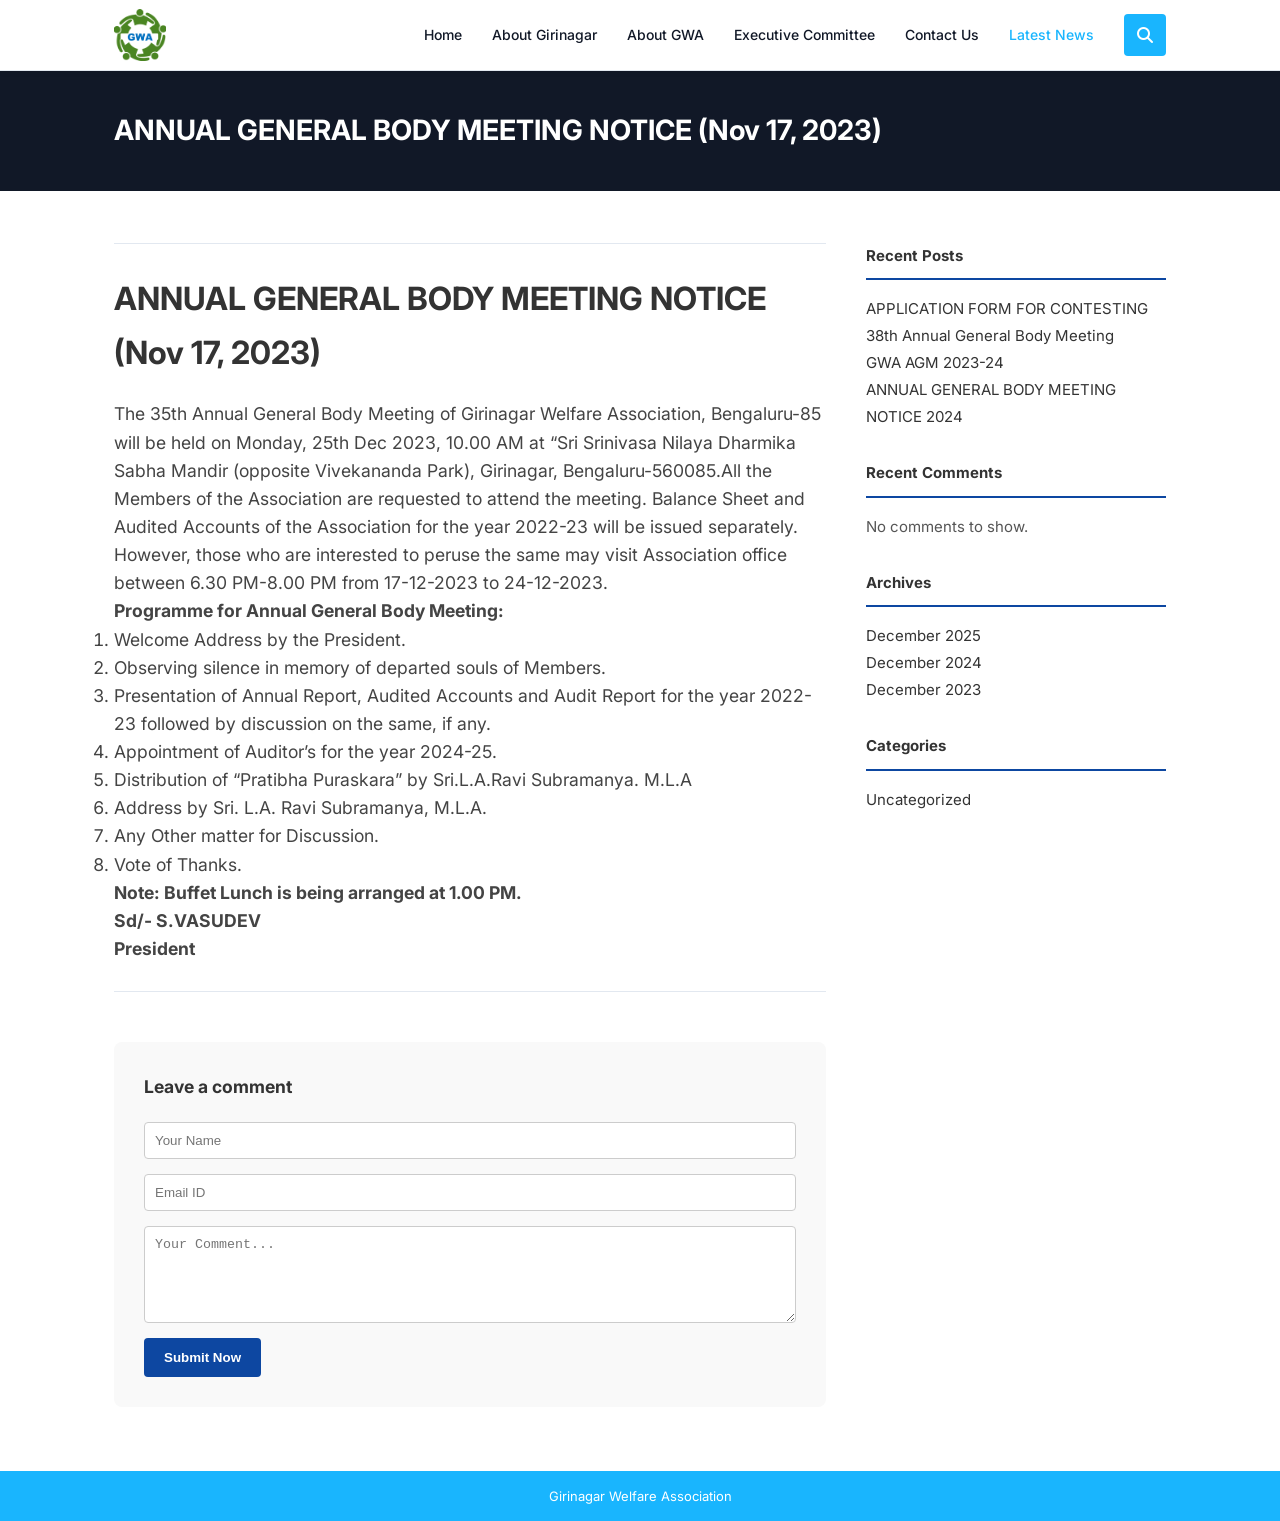
<file: annual-general-body-meeting-notice-nov-17-2023.html>
<!DOCTYPE html><html lang="en"><head>
    <meta charset="UTF-8">
    <meta name="viewport" content="width=device-width, initial-scale=1.0">
    <title>ANNUAL GENERAL BODY MEETING NOTICE (Nov 17, 2023) – Girinagar Welfare Association</title>
    <meta name="description" content="Latest news, announcements and updates from Girinagar Welfare Association.">
    <link rel="stylesheet" href="/css/style.css">
    <link href="https://fonts.googleapis.com/css2?family=Inter:wght@400;500;600;700&amp;display=swap" rel="stylesheet">
    <link rel="stylesheet" href="https://cdnjs.cloudflare.com/ajax/libs/font-awesome/6.4.0/css/all.min.css">
</head>

<body>

    <!-- HEADER -->
    <header class="site-header" id="site-header">
        <div class="header-inner container">
            <a href="/" class="logo-link" id="logo-link">
                <img src="/images/gwa-logo.png" alt="Girinagar Welfare Association Logo" class="logo-img">
            </a>
            <nav class="main-nav" id="main-nav" role="navigation" aria-label="Main navigation">
                <ul class="nav-list">
                    <li><a href="/" class="nav-link" id="nav-home">Home</a></li>
                    <li><a href="/about-girinagar.html" class="nav-link" id="nav-about-girinagar">About Girinagar</a>
                    </li>
                    <li><a href="/about-gwa.html" class="nav-link" id="nav-about-gwa">About GWA</a></li>
                    <li><a href="/executive-committee.html" class="nav-link" id="nav-exec">Executive Committee</a></li>
                    <li><a href="/contact-us.html" class="nav-link" id="nav-contact">Contact Us</a></li>
                    <li><a href="/latest-news.html" class="nav-link active" id="nav-news">Latest News</a></li>
                </ul>
            </nav>
            <button class="search-toggle" id="search-toggle" aria-label="Toggle search">
                <i class="fas fa-search"></i>
            </button>
            <button class="hamburger" id="hamburger" aria-label="Toggle menu">
                <span></span><span></span><span></span>
            </button>
        </div>
        <div class="search-bar" id="search-bar">
            <div class="container">
                <input type="text" placeholder="Search…" class="search-input" id="search-input">
                <button class="search-close" id="search-close" aria-label="Close search"><i class="fas fa-times"></i></button>
            </div>
        </div>
    </header>

    <!-- PAGE BANNER -->
    <div class="page-banner" id="page-banner">
        <div class="container">
            <h1 class="page-banner-title">ANNUAL GENERAL BODY MEETING NOTICE (Nov 17, 2023)</h1>
        </div>
    </div>

    <!-- MAIN CONTENT -->
    <main class="page-content" id="page-content">
        <div class="container">

            
  <div class="blog-layout" style="display: flex; gap: 40px; flex-wrap: wrap;">
    <div class="blog-main" style="flex: 1 1 600px;">
      <article class="news-card single-post" id="post-content">
      <h2 style="margin-bottom: 20px; font-size: 2rem;">ANNUAL GENERAL BODY MEETING NOTICE (Nov 17, 2023)</h2>
      <div class="post-body" style="font-size: 1.1rem; line-height: 1.6; color: #444;">
        
			
<p class="wp-block-paragraph">The 35th Annual General Body Meeting of Girinagar Welfare Association, Bengaluru-85 will be held on Monday, 25th Dec 2023, 10.00 AM at “Sri Srinivasa Nilaya Dharmika Sabha Mandir (opposite Vivekananda Park), Girinagar, Bengaluru-560085.All the Members of the Association are requested to attend the meeting. Balance Sheet and Audited Accounts of the Association for the year 2022-23 will be issued separately. However, those who are interested to peruse the same may visit Association office between 6.30 PM-8.00 PM from 17-12-2023 to 24-12-2023.<br><strong>Programme for Annual General Body Meeting:</strong></p>



<ol class="wp-block-list">
<li>Welcome Address by the President.</li>



<li>Observing silence in memory of departed souls of Members.</li>



<li>Presentation of Annual Report, Audited Accounts and Audit Report for the year 2022-23 followed by discussion on the same, if any.</li>



<li>Appointment of Auditor’s for the year 2024-25.</li>



<li>Distribution of “Pratibha Puraskara” by Sri.L.A.Ravi Subramanya. M.L.A</li>



<li>Address by Sri. L.A. Ravi Subramanya, M.L.A.</li>



<li>Any Other matter for Discussion.</li>



<li>Vote of Thanks.<br><strong>Note: Buffet Lunch is being arranged at 1.00 PM. </strong><br><strong>Sd/- S.VASUDEV<br>President</strong></li>
</ol>



<p class="wp-block-paragraph"></p>
					
      </div>
    </article>

      <div class="comment-section" style="margin-top: 50px; background: #f9f9f9; padding: 30px; border-radius: 8px;">
        <h3>Leave a comment</h3>
        <form id="comment-form" style="display: flex; flex-direction: column; gap: 15px; margin-top: 20px;">
           <input type="text" placeholder="Your Name" required="" style="padding: 10px; border: 1px solid #ccc; border-radius: 4px;">
           <input type="email" placeholder="Email ID" required="" style="padding: 10px; border: 1px solid #ccc; border-radius: 4px;">
           <textarea placeholder="Your Comment..." rows="5" required="" style="padding: 10px; border: 1px solid #ccc; border-radius: 4px;"></textarea>
           <button type="submit" style="background: var(--primary-color, #0d47a1); color: white; padding: 12px 20px; border: none; border-radius: 4px; cursor: pointer; font-weight: bold; width: fit-content;">Submit Now</button>
        </form>
      </div>
    </div>

    <aside class="blog-sidebar" style="flex: 0 0 300px;">
      <div class="widget" style="margin-bottom: 30px;">
        <h4 style="border-bottom: 2px solid var(--primary-color, #0d47a1); padding-bottom: 10px; margin-bottom: 15px;">Recent Posts</h4>
        <ul style="list-style: none; padding: 0; line-height: 1.8;">
          <li><a href="/application-form-for-contesting-in-the-election-to-the-executive-committee-of-the-association.html" style="color: #333; text-decoration: none;">APPLICATION FORM FOR CONTESTING</a></li>
          <li><a href="/38th-annual-general-body-meeting.html" style="color: #333; text-decoration: none;">38th Annual General Body Meeting</a></li>
          <li><a href="/gwa-agm-2023-24.html" style="color: #333; text-decoration: none;">GWA AGM 2023-24</a></li>
          <li><a href="/annual-general-body-meeting-notice-dated-19-11-2024.html" style="color: #333; text-decoration: none;">ANNUAL GENERAL BODY MEETING NOTICE 2024</a></li>
        </ul>
      </div>

      <div class="widget" style="margin-bottom: 30px;">
        <h4 style="border-bottom: 2px solid var(--primary-color, #0d47a1); padding-bottom: 10px; margin-bottom: 15px;">Recent Comments</h4>
        <ul style="list-style: none; padding: 0; line-height: 1.8; color: #555;">
          <li>No comments to show.</li>
        </ul>
      </div>

      <div class="widget" style="margin-bottom: 30px;">
        <h4 style="border-bottom: 2px solid var(--primary-color, #0d47a1); padding-bottom: 10px; margin-bottom: 15px;">Archives</h4>
        <ul style="list-style: none; padding: 0; line-height: 1.8;">
          <li><a href="#" style="color: #333; text-decoration: none;">December 2025</a></li>
          <li><a href="#" style="color: #333; text-decoration: none;">December 2024</a></li>
          <li><a href="#" style="color: #333; text-decoration: none;">December 2023</a></li>
        </ul>
      </div>

      <div class="widget" style="margin-bottom: 30px;">
        <h4 style="border-bottom: 2px solid var(--primary-color, #0d47a1); padding-bottom: 10px; margin-bottom: 15px;">Categories</h4>
        <ul style="list-style: none; padding: 0; line-height: 1.8;">
          <li><a href="#" style="color: #333; text-decoration: none;">Uncategorized</a></li>
        </ul>
      </div>
    </aside>
  </div>

        </div>
    </main>

    <!-- FOOTER -->
    <footer class="site-footer" id="site-footer">
        <p class="footer-credit">Girinagar Welfare Association</p>
    </footer>

    <script src="/js/main.js"></script>


</body></html>
</file>
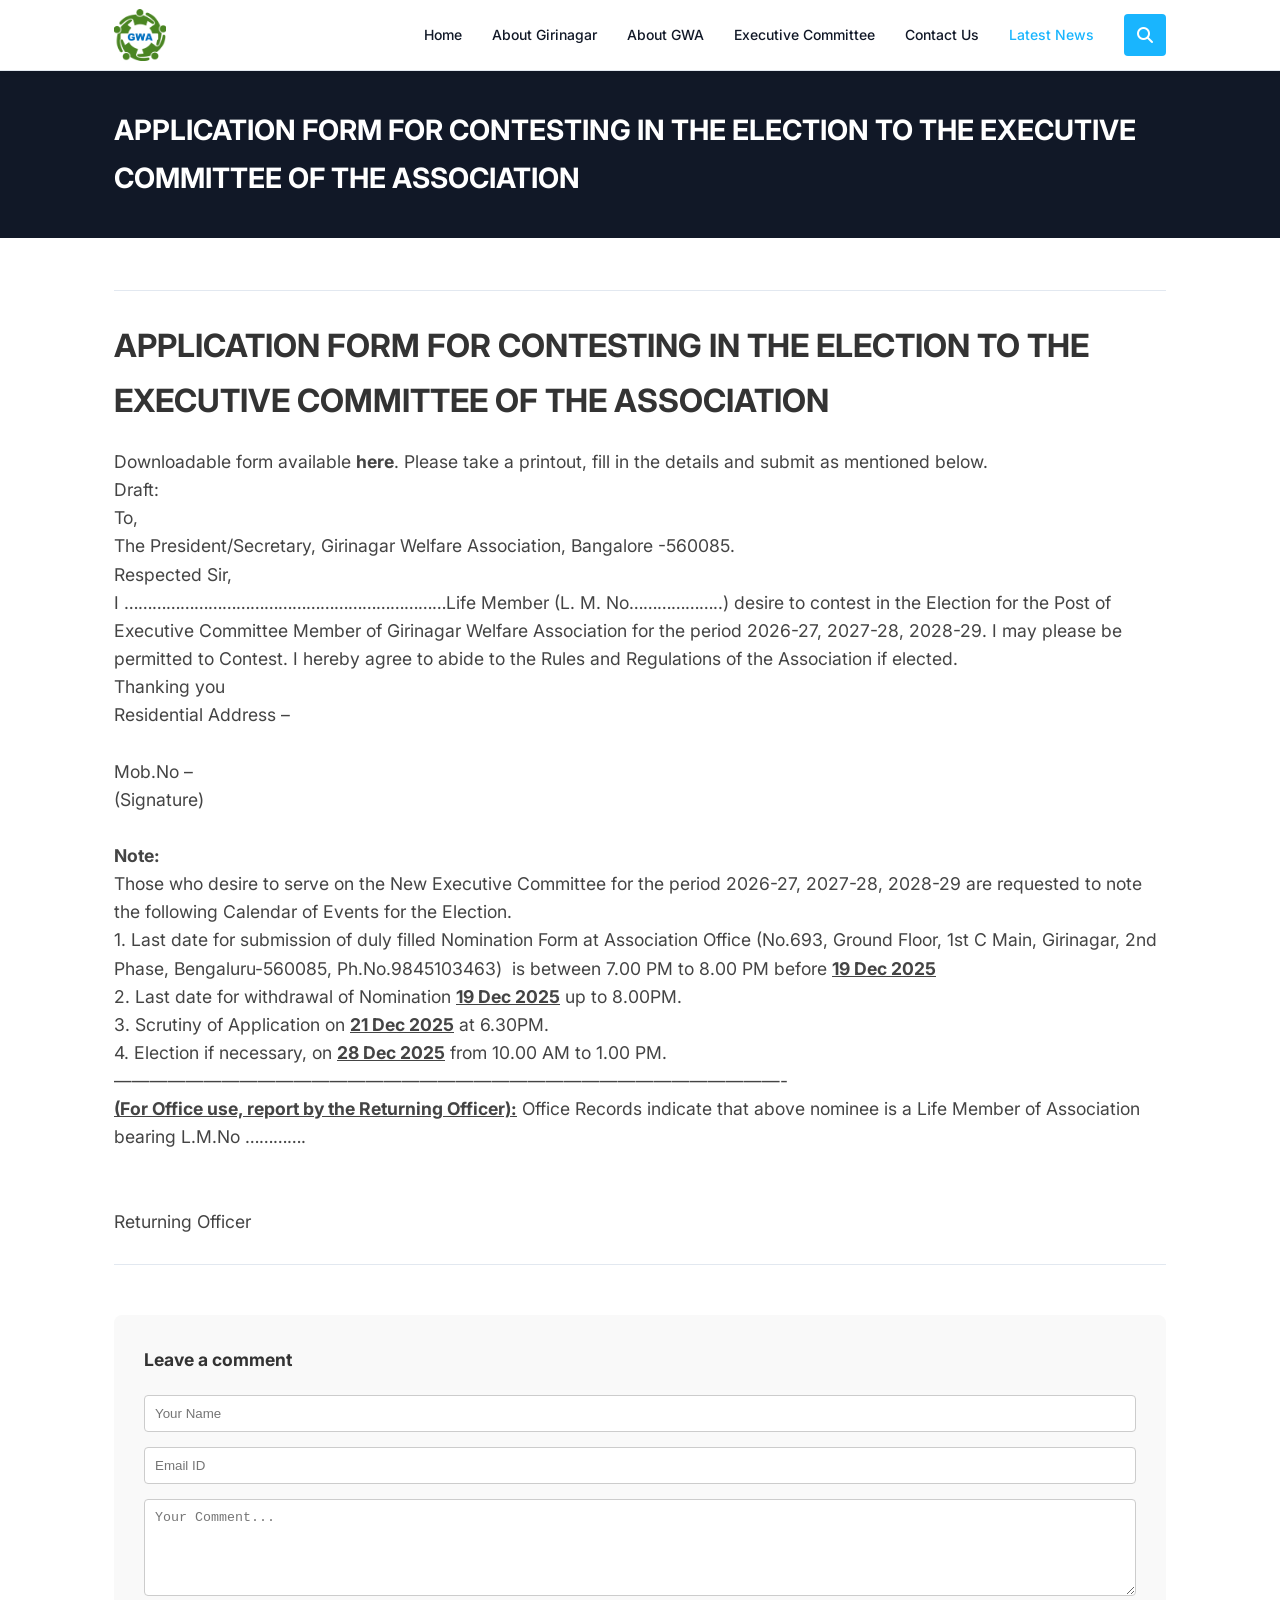
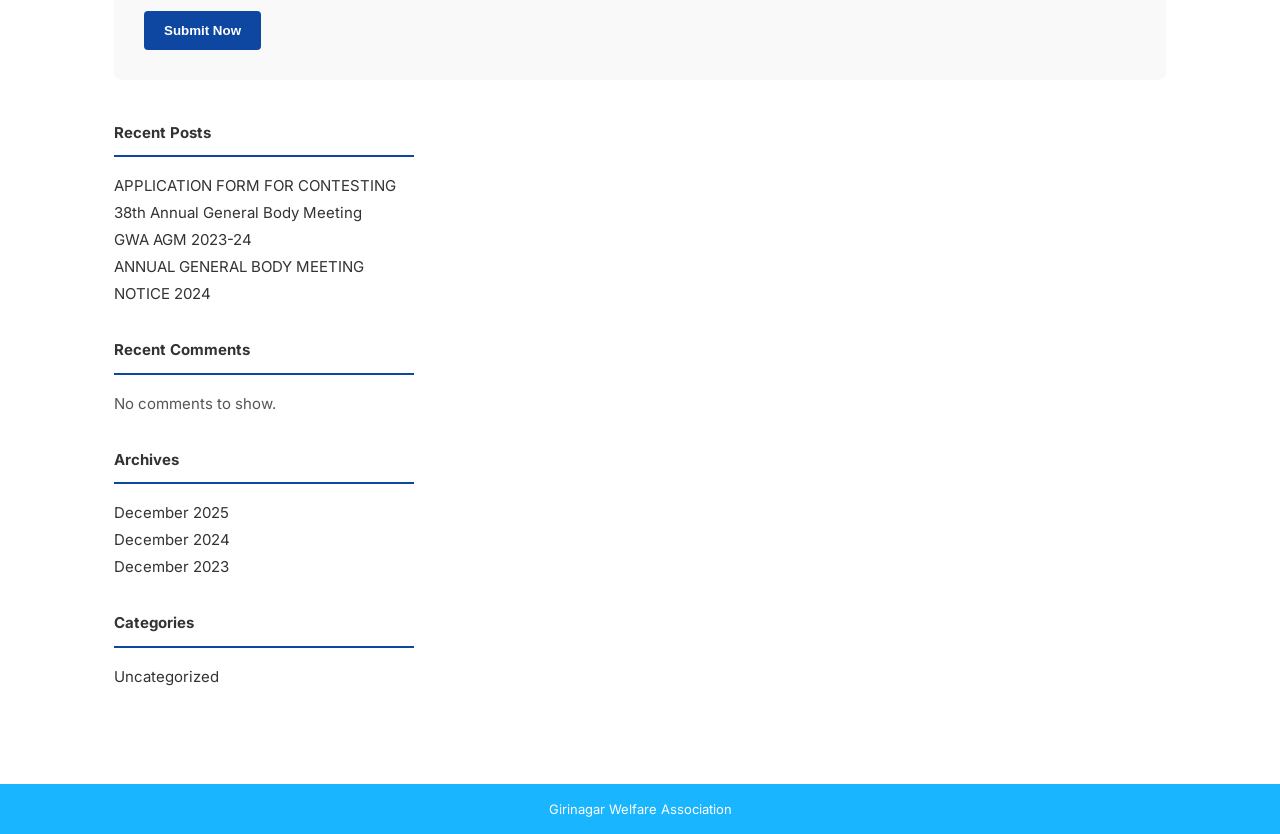
<file: application-form-for-contesting-in-the-election-to-the-executive-committee-of-the-association.html>
<!DOCTYPE html><html lang="en"><head>
    <meta charset="UTF-8">
    <meta name="viewport" content="width=device-width, initial-scale=1.0">
    <title>APPLICATION FORM FOR CONTESTING IN THE ELECTION TO THE EXECUTIVE COMMITTEE OF THE ASSOCIATION – Girinagar Welfare Association</title>
    <meta name="description" content="Latest news, announcements and updates from Girinagar Welfare Association.">
    <link rel="stylesheet" href="/css/style.css">
    <link href="https://fonts.googleapis.com/css2?family=Inter:wght@400;500;600;700&amp;display=swap" rel="stylesheet">
    <link rel="stylesheet" href="https://cdnjs.cloudflare.com/ajax/libs/font-awesome/6.4.0/css/all.min.css">
</head>

<body>

    <!-- HEADER -->
    <header class="site-header" id="site-header">
        <div class="header-inner container">
            <a href="/" class="logo-link" id="logo-link">
                <img src="/images/gwa-logo.png" alt="Girinagar Welfare Association Logo" class="logo-img">
            </a>
            <nav class="main-nav" id="main-nav" role="navigation" aria-label="Main navigation">
                <ul class="nav-list">
                    <li><a href="/" class="nav-link" id="nav-home">Home</a></li>
                    <li><a href="/about-girinagar.html" class="nav-link" id="nav-about-girinagar">About Girinagar</a>
                    </li>
                    <li><a href="/about-gwa.html" class="nav-link" id="nav-about-gwa">About GWA</a></li>
                    <li><a href="/executive-committee.html" class="nav-link" id="nav-exec">Executive Committee</a></li>
                    <li><a href="/contact-us.html" class="nav-link" id="nav-contact">Contact Us</a></li>
                    <li><a href="/latest-news.html" class="nav-link active" id="nav-news">Latest News</a></li>
                </ul>
            </nav>
            <button class="search-toggle" id="search-toggle" aria-label="Toggle search">
                <i class="fas fa-search"></i>
            </button>
            <button class="hamburger" id="hamburger" aria-label="Toggle menu">
                <span></span><span></span><span></span>
            </button>
        </div>
        <div class="search-bar" id="search-bar">
            <div class="container">
                <input type="text" placeholder="Search…" class="search-input" id="search-input">
                <button class="search-close" id="search-close" aria-label="Close search"><i class="fas fa-times"></i></button>
            </div>
        </div>
    </header>

    <!-- PAGE BANNER -->
    <div class="page-banner" id="page-banner">
        <div class="container">
            <h1 class="page-banner-title">APPLICATION FORM FOR CONTESTING IN THE ELECTION TO THE EXECUTIVE COMMITTEE OF THE ASSOCIATION</h1>
        </div>
    </div>

    <!-- MAIN CONTENT -->
    <main class="page-content" id="page-content">
        <div class="container">

            
  <div class="blog-layout" style="display: flex; gap: 40px; flex-wrap: wrap;">
    <div class="blog-main" style="flex: 1 1 600px;">
      <article class="news-card single-post" id="post-content">
      <h2 style="margin-bottom: 20px; font-size: 2rem;">APPLICATION FORM FOR CONTESTING IN THE ELECTION TO THE EXECUTIVE COMMITTEE OF THE ASSOCIATION</h2>
      <div class="post-body" style="font-size: 1.1rem; line-height: 1.6; color: #444;">
        
			
<p class="wp-block-paragraph">Downloadable form available <a href="http://girinagarwelfareassociation.com/wp-content/uploads/2025/12/Application-Member-GWA-Exec-Committee.pdf"><strong>here</strong></a>. Please take a printout, fill in the details and submit as mentioned below.</p>



<p class="wp-block-paragraph">Draft:</p>



<p class="wp-block-paragraph">To,<br>The President/Secretary, Girinagar Welfare Association, Bangalore -560085.</p>



<p class="wp-block-paragraph">Respected Sir,<br>I ……………………………………………………………Life Member (L. M. No………………..) desire to contest in the Election for the Post of Executive Committee Member of Girinagar Welfare Association for the period 2026-27, 2027-28, 2028-29. I may please be permitted to Contest. I hereby agree to abide to the Rules and Regulations of the Association if elected.<br>Thanking you<br>Residential Address –<br><br></p>



<p class="wp-block-paragraph">Mob.No – &nbsp;&nbsp;&nbsp;&nbsp;&nbsp;&nbsp;&nbsp;&nbsp;&nbsp;&nbsp;&nbsp;&nbsp;&nbsp;&nbsp;&nbsp;&nbsp;&nbsp;&nbsp;&nbsp;&nbsp;&nbsp;&nbsp;&nbsp;&nbsp;&nbsp;&nbsp;&nbsp;&nbsp;&nbsp;&nbsp;&nbsp;&nbsp;&nbsp;&nbsp;&nbsp;&nbsp;&nbsp;&nbsp;&nbsp;&nbsp;&nbsp;&nbsp;&nbsp;&nbsp;&nbsp;&nbsp;&nbsp;&nbsp;&nbsp;&nbsp;&nbsp;&nbsp;&nbsp;&nbsp;&nbsp;&nbsp;&nbsp;&nbsp;&nbsp;&nbsp;&nbsp;&nbsp;&nbsp;&nbsp;&nbsp;&nbsp;&nbsp;&nbsp;&nbsp;&nbsp;&nbsp;&nbsp;&nbsp;&nbsp;&nbsp;&nbsp; &nbsp;&nbsp;&nbsp;&nbsp;&nbsp;&nbsp;&nbsp;&nbsp;&nbsp; &nbsp;&nbsp;&nbsp;&nbsp;&nbsp;&nbsp;&nbsp;&nbsp;&nbsp;&nbsp;&nbsp;&nbsp;&nbsp;&nbsp;&nbsp;&nbsp;&nbsp;&nbsp;&nbsp;&nbsp;&nbsp;&nbsp;&nbsp;&nbsp;</p>



<p class="wp-block-paragraph">(Signature)<br><strong><br>Note:<br></strong>Those who desire to serve on the New Executive Committee for the period 2026-27, 2027-28, 2028-29 are requested to note the following Calendar of Events for the Election.<br>1. Last date for submission of duly filled Nomination Form at Association Office (No.693, Ground Floor, 1st C Main, Girinagar, 2nd Phase, Bengaluru-560085, Ph.No.9845103463)&nbsp; is between 7.00 PM to 8.00 PM before <strong><u>19 Dec 2025</u></strong><br>2. Last date for withdrawal of Nomination <strong><u>19 Dec 2025</u></strong> up to 8.00PM.<br>3. Scrutiny of Application on <strong><u>21 Dec 2025</u></strong> at 6.30PM.<br>4. Election if necessary, on <strong><u>28 Dec 2025</u></strong> from 10.00 AM to 1.00 PM.<strong>&nbsp;<br></strong>—————————————————————————————————————-<br><strong><u>(For Office use, report by the Returning Officer):</u></strong> Office Records indicate that above nominee is a Life Member of Association bearing L.M.No ………….&nbsp;&nbsp;&nbsp;&nbsp;&nbsp;&nbsp;&nbsp;&nbsp;&nbsp;&nbsp;&nbsp;&nbsp;&nbsp;&nbsp;&nbsp;&nbsp;&nbsp;&nbsp;&nbsp;&nbsp;&nbsp;&nbsp;&nbsp;&nbsp;&nbsp;&nbsp;&nbsp;&nbsp;&nbsp;&nbsp;&nbsp;&nbsp;&nbsp;&nbsp;&nbsp;&nbsp;&nbsp;&nbsp;&nbsp;&nbsp;&nbsp;&nbsp;&nbsp;&nbsp;&nbsp;&nbsp;&nbsp;&nbsp;&nbsp;&nbsp;&nbsp;&nbsp;&nbsp;&nbsp;&nbsp;&nbsp;&nbsp;&nbsp;&nbsp;&nbsp;&nbsp;&nbsp;&nbsp;&nbsp;&nbsp;&nbsp;&nbsp;&nbsp;&nbsp;&nbsp;&nbsp;&nbsp;&nbsp;&nbsp;&nbsp;&nbsp;&nbsp;&nbsp;&nbsp;&nbsp;&nbsp;&nbsp;&nbsp;&nbsp;&nbsp;&nbsp;&nbsp;&nbsp;&nbsp;&nbsp;&nbsp;&nbsp;&nbsp;&nbsp;&nbsp;&nbsp;&nbsp;&nbsp;&nbsp;&nbsp;&nbsp;&nbsp;&nbsp;&nbsp;&nbsp;&nbsp;&nbsp;&nbsp;&nbsp;&nbsp;&nbsp;&nbsp;&nbsp;&nbsp;&nbsp;&nbsp;&nbsp;&nbsp;&nbsp;&nbsp;&nbsp;&nbsp;&nbsp;&nbsp;&nbsp;&nbsp;&nbsp;&nbsp;&nbsp;&nbsp;&nbsp;&nbsp;&nbsp;&nbsp;&nbsp;&nbsp;&nbsp;&nbsp;&nbsp;&nbsp;&nbsp;&nbsp;&nbsp;&nbsp;&nbsp;&nbsp;&nbsp;&nbsp;&nbsp;&nbsp;&nbsp;&nbsp;&nbsp;&nbsp;&nbsp;&nbsp;&nbsp;&nbsp;&nbsp;&nbsp;&nbsp;&nbsp;&nbsp;&nbsp;&nbsp;&nbsp;&nbsp;&nbsp;&nbsp;&nbsp;<br><br><br></p>



<p class="wp-block-paragraph">Returning Officer</p>
					
      </div>
    </article>

      <div class="comment-section" style="margin-top: 50px; background: #f9f9f9; padding: 30px; border-radius: 8px;">
        <h3>Leave a comment</h3>
        <form id="comment-form" style="display: flex; flex-direction: column; gap: 15px; margin-top: 20px;">
           <input type="text" placeholder="Your Name" required="" style="padding: 10px; border: 1px solid #ccc; border-radius: 4px;">
           <input type="email" placeholder="Email ID" required="" style="padding: 10px; border: 1px solid #ccc; border-radius: 4px;">
           <textarea placeholder="Your Comment..." rows="5" required="" style="padding: 10px; border: 1px solid #ccc; border-radius: 4px;"></textarea>
           <button type="submit" style="background: var(--primary-color, #0d47a1); color: white; padding: 12px 20px; border: none; border-radius: 4px; cursor: pointer; font-weight: bold; width: fit-content;">Submit Now</button>
        </form>
      </div>
    </div>

    <aside class="blog-sidebar" style="flex: 0 0 300px;">
      <div class="widget" style="margin-bottom: 30px;">
        <h4 style="border-bottom: 2px solid var(--primary-color, #0d47a1); padding-bottom: 10px; margin-bottom: 15px;">Recent Posts</h4>
        <ul style="list-style: none; padding: 0; line-height: 1.8;">
          <li><a href="/application-form-for-contesting-in-the-election-to-the-executive-committee-of-the-association.html" style="color: #333; text-decoration: none;">APPLICATION FORM FOR CONTESTING</a></li>
          <li><a href="/38th-annual-general-body-meeting.html" style="color: #333; text-decoration: none;">38th Annual General Body Meeting</a></li>
          <li><a href="/gwa-agm-2023-24.html" style="color: #333; text-decoration: none;">GWA AGM 2023-24</a></li>
          <li><a href="/annual-general-body-meeting-notice-dated-19-11-2024.html" style="color: #333; text-decoration: none;">ANNUAL GENERAL BODY MEETING NOTICE 2024</a></li>
        </ul>
      </div>

      <div class="widget" style="margin-bottom: 30px;">
        <h4 style="border-bottom: 2px solid var(--primary-color, #0d47a1); padding-bottom: 10px; margin-bottom: 15px;">Recent Comments</h4>
        <ul style="list-style: none; padding: 0; line-height: 1.8; color: #555;">
          <li>No comments to show.</li>
        </ul>
      </div>

      <div class="widget" style="margin-bottom: 30px;">
        <h4 style="border-bottom: 2px solid var(--primary-color, #0d47a1); padding-bottom: 10px; margin-bottom: 15px;">Archives</h4>
        <ul style="list-style: none; padding: 0; line-height: 1.8;">
          <li><a href="#" style="color: #333; text-decoration: none;">December 2025</a></li>
          <li><a href="#" style="color: #333; text-decoration: none;">December 2024</a></li>
          <li><a href="#" style="color: #333; text-decoration: none;">December 2023</a></li>
        </ul>
      </div>

      <div class="widget" style="margin-bottom: 30px;">
        <h4 style="border-bottom: 2px solid var(--primary-color, #0d47a1); padding-bottom: 10px; margin-bottom: 15px;">Categories</h4>
        <ul style="list-style: none; padding: 0; line-height: 1.8;">
          <li><a href="#" style="color: #333; text-decoration: none;">Uncategorized</a></li>
        </ul>
      </div>
    </aside>
  </div>

        </div>
    </main>

    <!-- FOOTER -->
    <footer class="site-footer" id="site-footer">
        <p class="footer-credit">Girinagar Welfare Association</p>
    </footer>

    <script src="/js/main.js"></script>


</body></html>
</file>
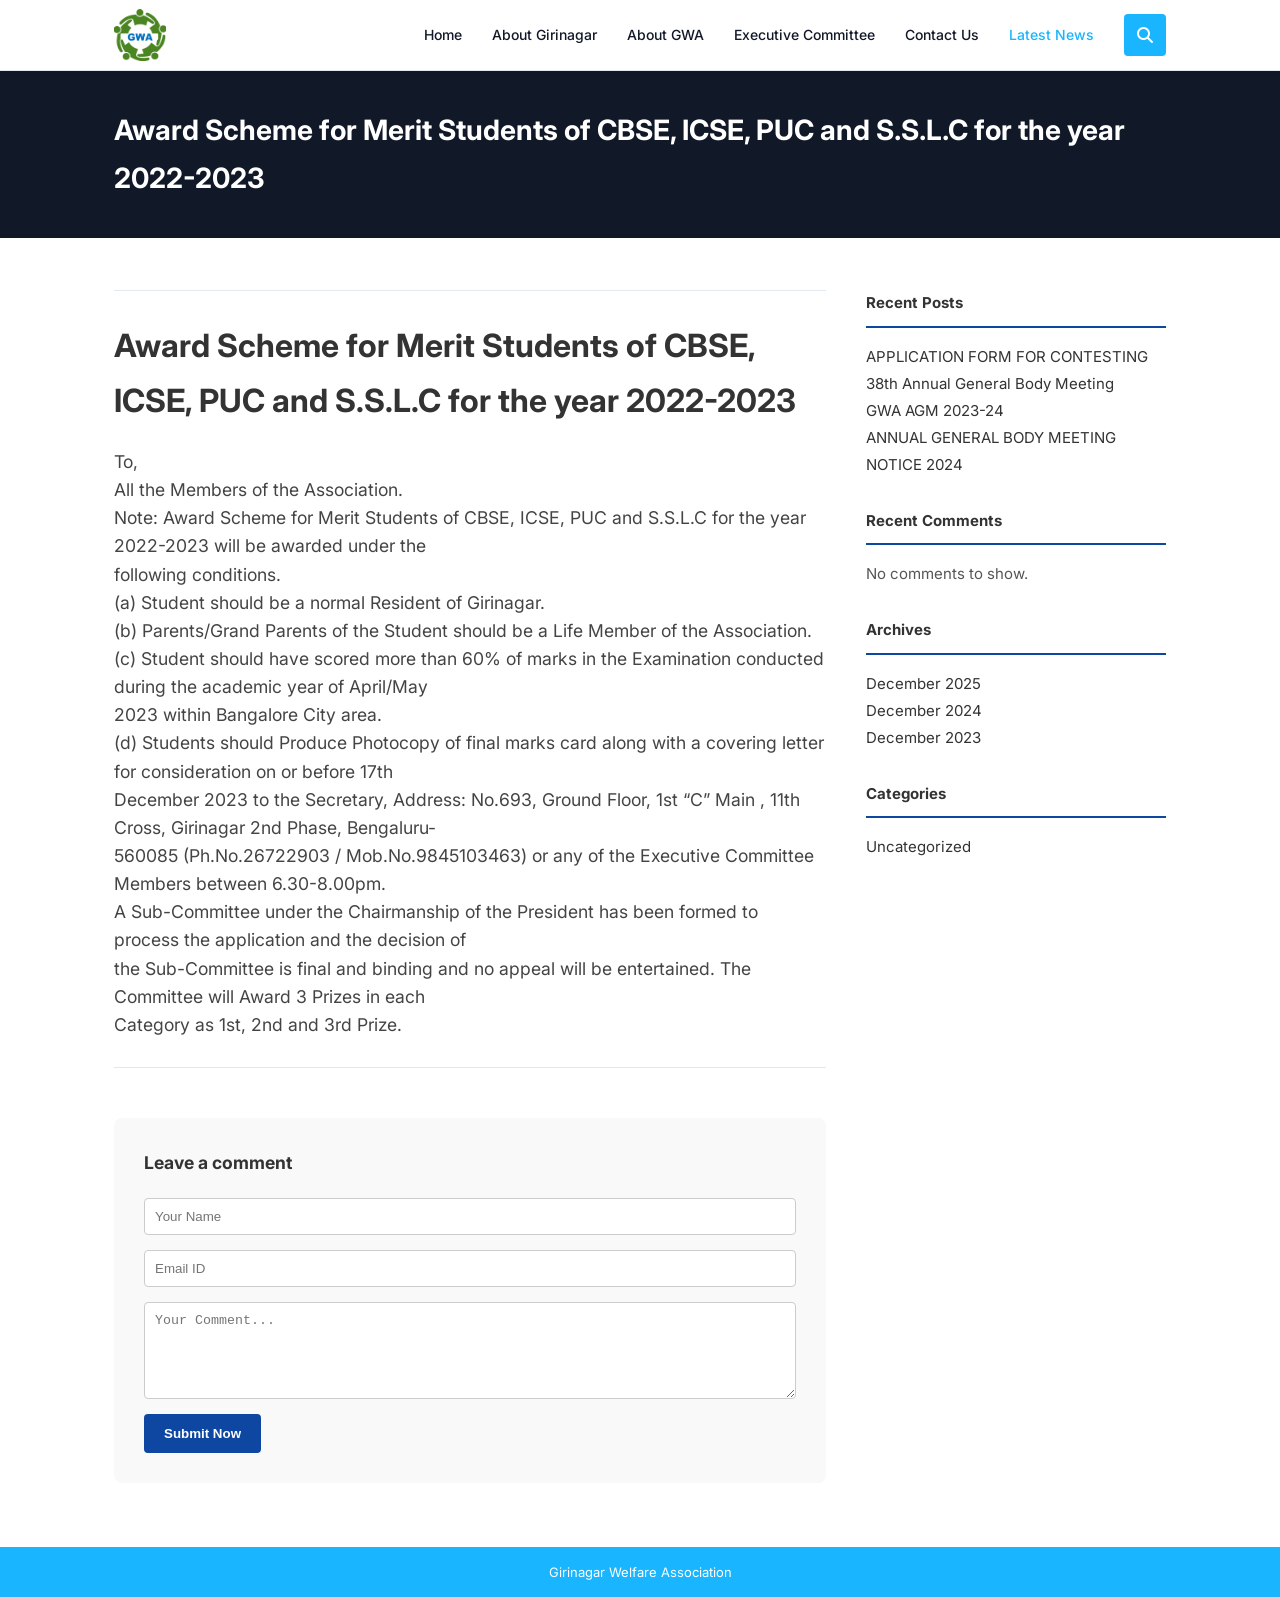
<file: award-scheme-for-merit-students-of-cbse-icse-puc-and-s-s-l-c-for-the-year-2022-2023.html>
<!DOCTYPE html><html lang="en"><head>
    <meta charset="UTF-8">
    <meta name="viewport" content="width=device-width, initial-scale=1.0">
    <title>Award Scheme for Merit Students of CBSE, ICSE, PUC and S.S.L.C for the year 2022-2023 – Girinagar Welfare Association</title>
    <meta name="description" content="Latest news, announcements and updates from Girinagar Welfare Association.">
    <link rel="stylesheet" href="/css/style.css">
    <link href="https://fonts.googleapis.com/css2?family=Inter:wght@400;500;600;700&amp;display=swap" rel="stylesheet">
    <link rel="stylesheet" href="https://cdnjs.cloudflare.com/ajax/libs/font-awesome/6.4.0/css/all.min.css">
</head>

<body>

    <!-- HEADER -->
    <header class="site-header" id="site-header">
        <div class="header-inner container">
            <a href="/" class="logo-link" id="logo-link">
                <img src="/images/gwa-logo.png" alt="Girinagar Welfare Association Logo" class="logo-img">
            </a>
            <nav class="main-nav" id="main-nav" role="navigation" aria-label="Main navigation">
                <ul class="nav-list">
                    <li><a href="/" class="nav-link" id="nav-home">Home</a></li>
                    <li><a href="/about-girinagar.html" class="nav-link" id="nav-about-girinagar">About Girinagar</a>
                    </li>
                    <li><a href="/about-gwa.html" class="nav-link" id="nav-about-gwa">About GWA</a></li>
                    <li><a href="/executive-committee.html" class="nav-link" id="nav-exec">Executive Committee</a></li>
                    <li><a href="/contact-us.html" class="nav-link" id="nav-contact">Contact Us</a></li>
                    <li><a href="/latest-news.html" class="nav-link active" id="nav-news">Latest News</a></li>
                </ul>
            </nav>
            <button class="search-toggle" id="search-toggle" aria-label="Toggle search">
                <i class="fas fa-search"></i>
            </button>
            <button class="hamburger" id="hamburger" aria-label="Toggle menu">
                <span></span><span></span><span></span>
            </button>
        </div>
        <div class="search-bar" id="search-bar">
            <div class="container">
                <input type="text" placeholder="Search…" class="search-input" id="search-input">
                <button class="search-close" id="search-close" aria-label="Close search"><i class="fas fa-times"></i></button>
            </div>
        </div>
    </header>

    <!-- PAGE BANNER -->
    <div class="page-banner" id="page-banner">
        <div class="container">
            <h1 class="page-banner-title">Award Scheme for Merit Students of CBSE, ICSE, PUC and S.S.L.C for the year 2022-2023</h1>
        </div>
    </div>

    <!-- MAIN CONTENT -->
    <main class="page-content" id="page-content">
        <div class="container">

            
  <div class="blog-layout" style="display: flex; gap: 40px; flex-wrap: wrap;">
    <div class="blog-main" style="flex: 1 1 600px;">
      <article class="news-card single-post" id="post-content">
      <h2 style="margin-bottom: 20px; font-size: 2rem;">Award Scheme for Merit Students of CBSE, ICSE, PUC and S.S.L.C for the year 2022-2023</h2>
      <div class="post-body" style="font-size: 1.1rem; line-height: 1.6; color: #444;">
        
			
<p class="wp-block-paragraph">To,<br>All the Members of the Association.<br>Note: Award Scheme for Merit Students of CBSE, ICSE, PUC and S.S.L.C for the year 2022-2023 will be awarded under the<br>following conditions.<br>(a) Student should be a normal Resident of Girinagar.<br>(b) Parents/Grand Parents of the Student should be a Life Member of the Association.<br>(c) Student should have scored more than 60% of marks in the Examination conducted during the academic year of April/May<br>2023 within Bangalore City area.<br>(d) Students should Produce Photocopy of final marks card along with a covering letter for consideration on or before 17th<br>December 2023 to the Secretary, Address: No.693, Ground Floor, 1st “C” Main , 11th Cross, Girinagar 2nd Phase, Bengaluru-<br>560085 (Ph.No.26722903 / Mob.No.9845103463) or any of the Executive Committee Members between 6.30-8.00pm.<br>A Sub-Committee under the Chairmanship of the President has been formed to process the application and the decision of<br>the Sub-Committee is final and binding and no appeal will be entertained. The Committee will Award 3 Prizes in each<br>Category as 1st, 2nd and 3rd Prize.</p>
					
      </div>
    </article>

      <div class="comment-section" style="margin-top: 50px; background: #f9f9f9; padding: 30px; border-radius: 8px;">
        <h3>Leave a comment</h3>
        <form id="comment-form" style="display: flex; flex-direction: column; gap: 15px; margin-top: 20px;">
           <input type="text" placeholder="Your Name" required="" style="padding: 10px; border: 1px solid #ccc; border-radius: 4px;">
           <input type="email" placeholder="Email ID" required="" style="padding: 10px; border: 1px solid #ccc; border-radius: 4px;">
           <textarea placeholder="Your Comment..." rows="5" required="" style="padding: 10px; border: 1px solid #ccc; border-radius: 4px;"></textarea>
           <button type="submit" style="background: var(--primary-color, #0d47a1); color: white; padding: 12px 20px; border: none; border-radius: 4px; cursor: pointer; font-weight: bold; width: fit-content;">Submit Now</button>
        </form>
      </div>
    </div>

    <aside class="blog-sidebar" style="flex: 0 0 300px;">
      <div class="widget" style="margin-bottom: 30px;">
        <h4 style="border-bottom: 2px solid var(--primary-color, #0d47a1); padding-bottom: 10px; margin-bottom: 15px;">Recent Posts</h4>
        <ul style="list-style: none; padding: 0; line-height: 1.8;">
          <li><a href="/application-form-for-contesting-in-the-election-to-the-executive-committee-of-the-association.html" style="color: #333; text-decoration: none;">APPLICATION FORM FOR CONTESTING</a></li>
          <li><a href="/38th-annual-general-body-meeting.html" style="color: #333; text-decoration: none;">38th Annual General Body Meeting</a></li>
          <li><a href="/gwa-agm-2023-24.html" style="color: #333; text-decoration: none;">GWA AGM 2023-24</a></li>
          <li><a href="/annual-general-body-meeting-notice-dated-19-11-2024.html" style="color: #333; text-decoration: none;">ANNUAL GENERAL BODY MEETING NOTICE 2024</a></li>
        </ul>
      </div>

      <div class="widget" style="margin-bottom: 30px;">
        <h4 style="border-bottom: 2px solid var(--primary-color, #0d47a1); padding-bottom: 10px; margin-bottom: 15px;">Recent Comments</h4>
        <ul style="list-style: none; padding: 0; line-height: 1.8; color: #555;">
          <li>No comments to show.</li>
        </ul>
      </div>

      <div class="widget" style="margin-bottom: 30px;">
        <h4 style="border-bottom: 2px solid var(--primary-color, #0d47a1); padding-bottom: 10px; margin-bottom: 15px;">Archives</h4>
        <ul style="list-style: none; padding: 0; line-height: 1.8;">
          <li><a href="#" style="color: #333; text-decoration: none;">December 2025</a></li>
          <li><a href="#" style="color: #333; text-decoration: none;">December 2024</a></li>
          <li><a href="#" style="color: #333; text-decoration: none;">December 2023</a></li>
        </ul>
      </div>

      <div class="widget" style="margin-bottom: 30px;">
        <h4 style="border-bottom: 2px solid var(--primary-color, #0d47a1); padding-bottom: 10px; margin-bottom: 15px;">Categories</h4>
        <ul style="list-style: none; padding: 0; line-height: 1.8;">
          <li><a href="#" style="color: #333; text-decoration: none;">Uncategorized</a></li>
        </ul>
      </div>
    </aside>
  </div>

        </div>
    </main>

    <!-- FOOTER -->
    <footer class="site-footer" id="site-footer">
        <p class="footer-credit">Girinagar Welfare Association</p>
    </footer>

    <script src="/js/main.js"></script>


</body></html>
</file>
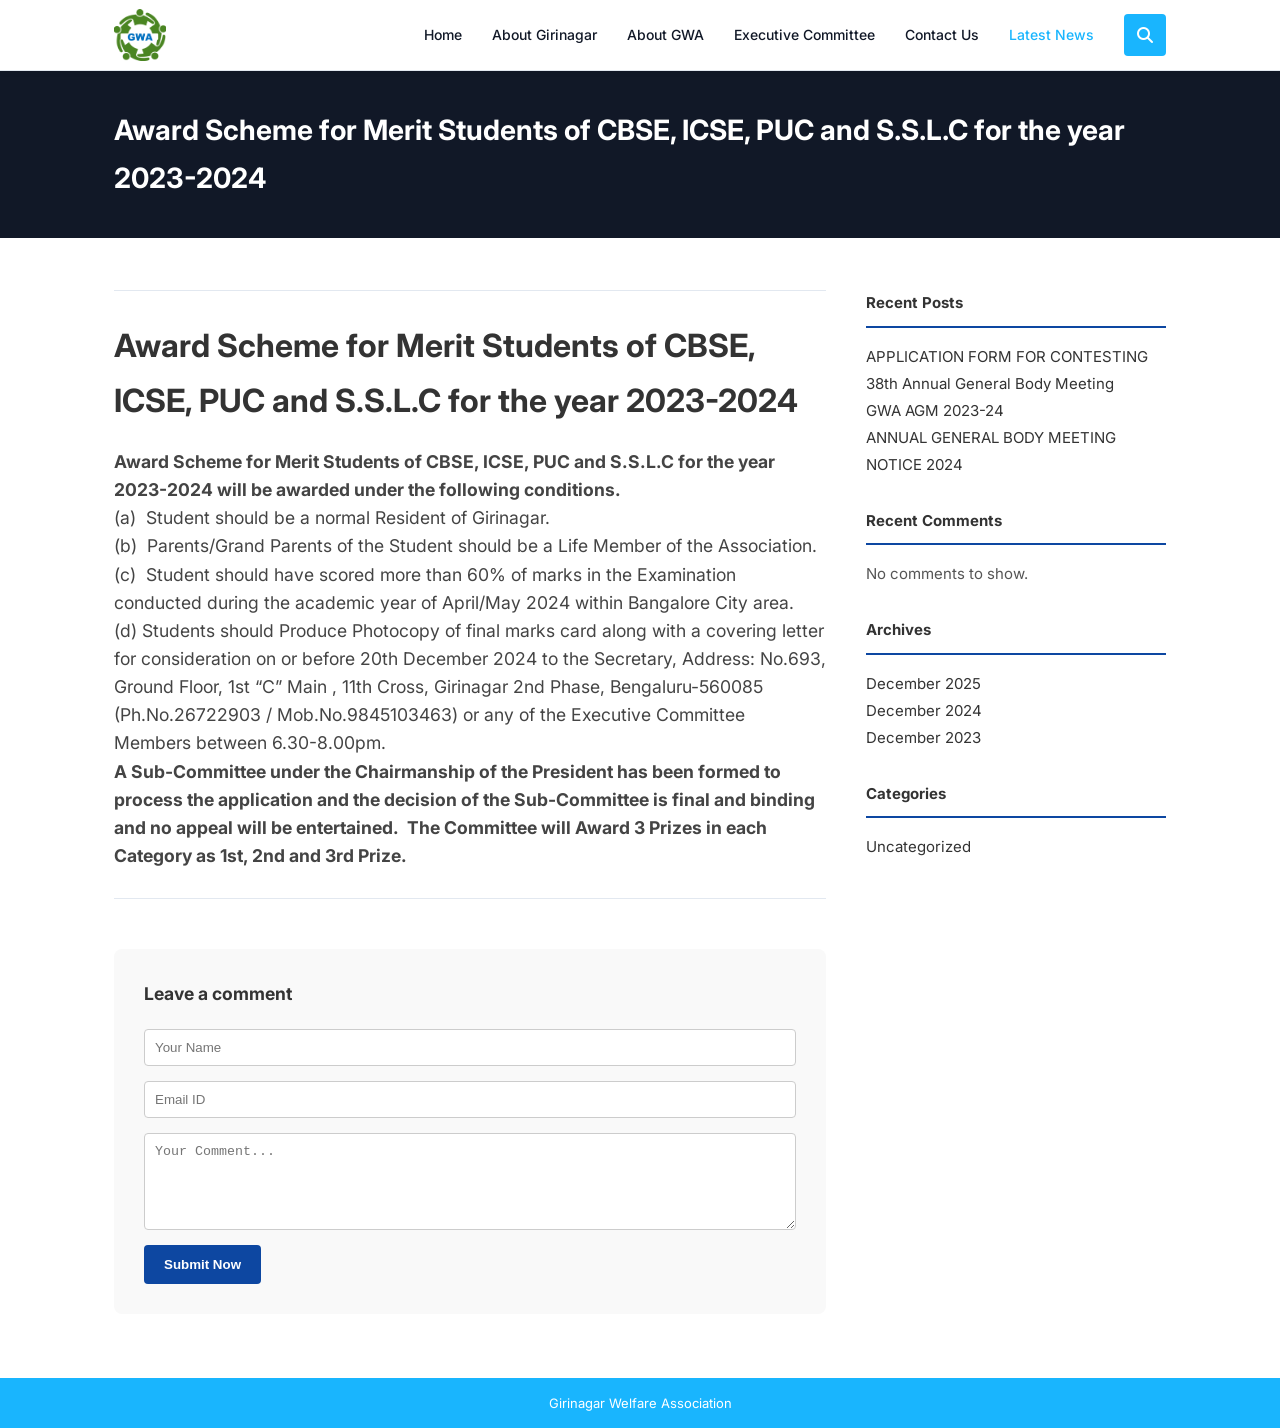
<file: award-scheme-for-merit-students-of-cbse-icse-puc-and-s-s-l-c-for-the-year-2023-2024.html>
<!DOCTYPE html><html lang="en"><head>
    <meta charset="UTF-8">
    <meta name="viewport" content="width=device-width, initial-scale=1.0">
    <title>Award Scheme for Merit Students of CBSE, ICSE, PUC and S.S.L.C for the year 2023-2024 – Girinagar Welfare Association</title>
    <meta name="description" content="Latest news, announcements and updates from Girinagar Welfare Association.">
    <link rel="stylesheet" href="/css/style.css">
    <link href="https://fonts.googleapis.com/css2?family=Inter:wght@400;500;600;700&amp;display=swap" rel="stylesheet">
    <link rel="stylesheet" href="https://cdnjs.cloudflare.com/ajax/libs/font-awesome/6.4.0/css/all.min.css">
</head>

<body>

    <!-- HEADER -->
    <header class="site-header" id="site-header">
        <div class="header-inner container">
            <a href="/" class="logo-link" id="logo-link">
                <img src="/images/gwa-logo.png" alt="Girinagar Welfare Association Logo" class="logo-img">
            </a>
            <nav class="main-nav" id="main-nav" role="navigation" aria-label="Main navigation">
                <ul class="nav-list">
                    <li><a href="/" class="nav-link" id="nav-home">Home</a></li>
                    <li><a href="/about-girinagar.html" class="nav-link" id="nav-about-girinagar">About Girinagar</a>
                    </li>
                    <li><a href="/about-gwa.html" class="nav-link" id="nav-about-gwa">About GWA</a></li>
                    <li><a href="/executive-committee.html" class="nav-link" id="nav-exec">Executive Committee</a></li>
                    <li><a href="/contact-us.html" class="nav-link" id="nav-contact">Contact Us</a></li>
                    <li><a href="/latest-news.html" class="nav-link active" id="nav-news">Latest News</a></li>
                </ul>
            </nav>
            <button class="search-toggle" id="search-toggle" aria-label="Toggle search">
                <i class="fas fa-search"></i>
            </button>
            <button class="hamburger" id="hamburger" aria-label="Toggle menu">
                <span></span><span></span><span></span>
            </button>
        </div>
        <div class="search-bar" id="search-bar">
            <div class="container">
                <input type="text" placeholder="Search…" class="search-input" id="search-input">
                <button class="search-close" id="search-close" aria-label="Close search"><i class="fas fa-times"></i></button>
            </div>
        </div>
    </header>

    <!-- PAGE BANNER -->
    <div class="page-banner" id="page-banner">
        <div class="container">
            <h1 class="page-banner-title">Award Scheme for Merit Students of CBSE, ICSE, PUC and S.S.L.C for the year 2023-2024</h1>
        </div>
    </div>

    <!-- MAIN CONTENT -->
    <main class="page-content" id="page-content">
        <div class="container">

            
  <div class="blog-layout" style="display: flex; gap: 40px; flex-wrap: wrap;">
    <div class="blog-main" style="flex: 1 1 600px;">
      <article class="news-card single-post" id="post-content">
      <h2 style="margin-bottom: 20px; font-size: 2rem;">Award Scheme for Merit Students of CBSE, ICSE, PUC and S.S.L.C for the year 2023-2024</h2>
      <div class="post-body" style="font-size: 1.1rem; line-height: 1.6; color: #444;">
        
			
<p class="wp-block-paragraph"><strong>Award Scheme for Merit Students of CBSE, ICSE, PUC and S.S.L.C for the year 2023-2024 will be awarded under the following conditions.</strong><br>(a)&nbsp; Student should be a normal Resident of Girinagar.<br>(b)&nbsp; Parents/Grand Parents of the Student should be a Life Member of the Association.<br>(c)&nbsp; Student should have scored more than 60% of marks in the Examination conducted during the academic year of April/May 2024 within Bangalore City area.<br>(d) Students should Produce Photocopy of final marks card along with a covering letter for consideration on or before 20th December 2024 to the Secretary, Address: No.693, Ground Floor, 1st “C” Main , 11th Cross, Girinagar 2nd Phase, Bengaluru-560085 (Ph.No.26722903 / Mob.No.9845103463) or any of the Executive Committee Members between 6.30-8.00pm.<br><strong>A Sub-Committee under the Chairmanship of the President has been formed to process the application and the decision of the Sub-Committee is final and binding and no appeal will be entertained.&nbsp; The Committee will Award 3 Prizes in each Category as 1st, 2nd and 3rd Prize.</strong></p>
					
      </div>
    </article>

      <div class="comment-section" style="margin-top: 50px; background: #f9f9f9; padding: 30px; border-radius: 8px;">
        <h3>Leave a comment</h3>
        <form id="comment-form" style="display: flex; flex-direction: column; gap: 15px; margin-top: 20px;">
           <input type="text" placeholder="Your Name" required="" style="padding: 10px; border: 1px solid #ccc; border-radius: 4px;">
           <input type="email" placeholder="Email ID" required="" style="padding: 10px; border: 1px solid #ccc; border-radius: 4px;">
           <textarea placeholder="Your Comment..." rows="5" required="" style="padding: 10px; border: 1px solid #ccc; border-radius: 4px;"></textarea>
           <button type="submit" style="background: var(--primary-color, #0d47a1); color: white; padding: 12px 20px; border: none; border-radius: 4px; cursor: pointer; font-weight: bold; width: fit-content;">Submit Now</button>
        </form>
      </div>
    </div>

    <aside class="blog-sidebar" style="flex: 0 0 300px;">
      <div class="widget" style="margin-bottom: 30px;">
        <h4 style="border-bottom: 2px solid var(--primary-color, #0d47a1); padding-bottom: 10px; margin-bottom: 15px;">Recent Posts</h4>
        <ul style="list-style: none; padding: 0; line-height: 1.8;">
          <li><a href="/application-form-for-contesting-in-the-election-to-the-executive-committee-of-the-association.html" style="color: #333; text-decoration: none;">APPLICATION FORM FOR CONTESTING</a></li>
          <li><a href="/38th-annual-general-body-meeting.html" style="color: #333; text-decoration: none;">38th Annual General Body Meeting</a></li>
          <li><a href="/gwa-agm-2023-24.html" style="color: #333; text-decoration: none;">GWA AGM 2023-24</a></li>
          <li><a href="/annual-general-body-meeting-notice-dated-19-11-2024.html" style="color: #333; text-decoration: none;">ANNUAL GENERAL BODY MEETING NOTICE 2024</a></li>
        </ul>
      </div>

      <div class="widget" style="margin-bottom: 30px;">
        <h4 style="border-bottom: 2px solid var(--primary-color, #0d47a1); padding-bottom: 10px; margin-bottom: 15px;">Recent Comments</h4>
        <ul style="list-style: none; padding: 0; line-height: 1.8; color: #555;">
          <li>No comments to show.</li>
        </ul>
      </div>

      <div class="widget" style="margin-bottom: 30px;">
        <h4 style="border-bottom: 2px solid var(--primary-color, #0d47a1); padding-bottom: 10px; margin-bottom: 15px;">Archives</h4>
        <ul style="list-style: none; padding: 0; line-height: 1.8;">
          <li><a href="#" style="color: #333; text-decoration: none;">December 2025</a></li>
          <li><a href="#" style="color: #333; text-decoration: none;">December 2024</a></li>
          <li><a href="#" style="color: #333; text-decoration: none;">December 2023</a></li>
        </ul>
      </div>

      <div class="widget" style="margin-bottom: 30px;">
        <h4 style="border-bottom: 2px solid var(--primary-color, #0d47a1); padding-bottom: 10px; margin-bottom: 15px;">Categories</h4>
        <ul style="list-style: none; padding: 0; line-height: 1.8;">
          <li><a href="#" style="color: #333; text-decoration: none;">Uncategorized</a></li>
        </ul>
      </div>
    </aside>
  </div>

        </div>
    </main>

    <!-- FOOTER -->
    <footer class="site-footer" id="site-footer">
        <p class="footer-credit">Girinagar Welfare Association</p>
    </footer>

    <script src="/js/main.js"></script>


</body></html>
</file>
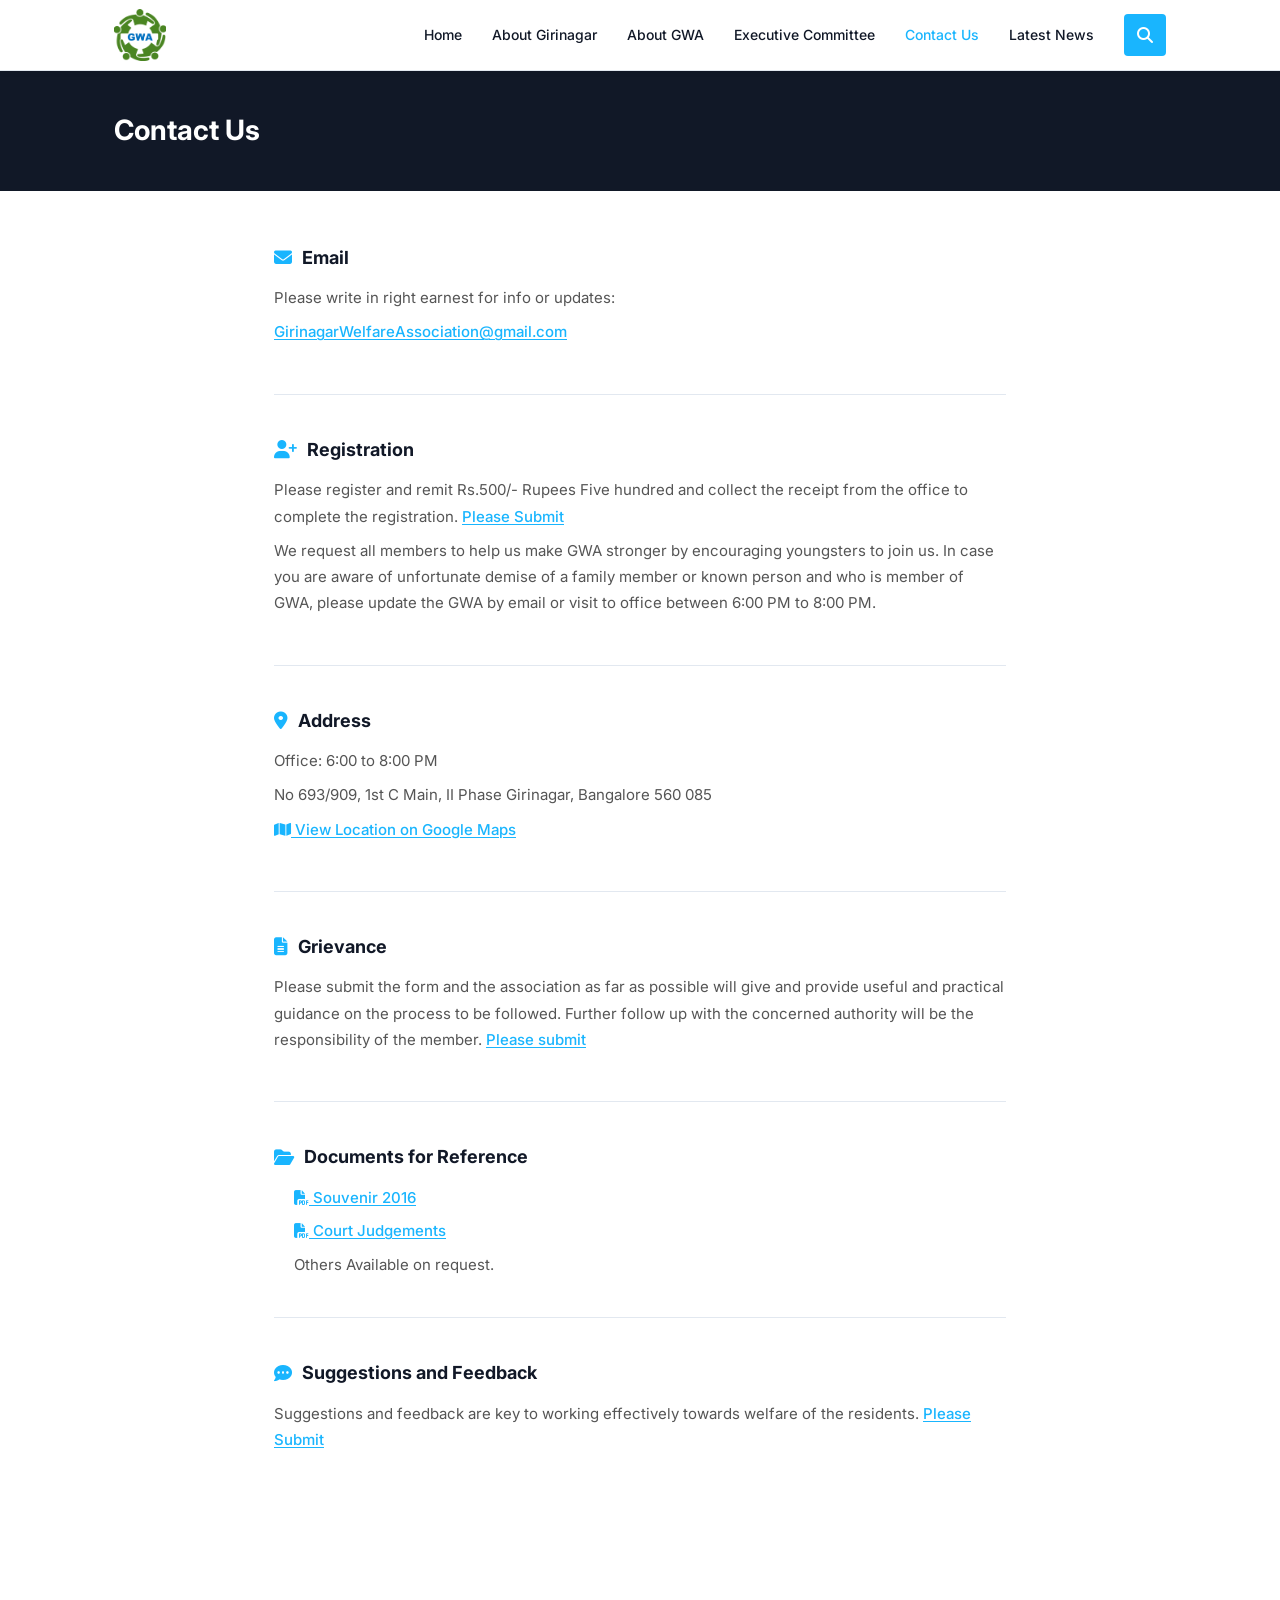
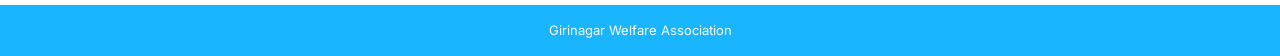
<file: contact-us.html>
<!DOCTYPE html>
<html lang="en">

<head>
    <meta charset="UTF-8" />
    <meta name="viewport" content="width=device-width, initial-scale=1.0" />
    <title>Contact Us – Girinagar Welfare Association</title>
    <meta name="description"
        content="Contact Girinagar Welfare Association – address, email, registration details and useful forms." />
    <link rel="stylesheet" href="/css/style.css" />
    <link href="https://fonts.googleapis.com/css2?family=Inter:wght@400;500;600;700&display=swap" rel="stylesheet" />
    <link rel="stylesheet" href="https://cdnjs.cloudflare.com/ajax/libs/font-awesome/6.4.0/css/all.min.css" />
</head>

<body>

    <!-- HEADER -->
    <header class="site-header" id="site-header">
        <div class="header-inner container">
            <a href="/" class="logo-link" id="logo-link">
                <img src="/images/gwa-logo.png" alt="Girinagar Welfare Association Logo" class="logo-img" />
            </a>
            <nav class="main-nav" id="main-nav" role="navigation" aria-label="Main navigation">
                <ul class="nav-list">
                    <li><a href="/" class="nav-link" id="nav-home">Home</a></li>
                    <li><a href="/about-girinagar.html" class="nav-link" id="nav-about-girinagar">About Girinagar</a>
                    </li>
                    <li><a href="/about-gwa.html" class="nav-link" id="nav-about-gwa">About GWA</a></li>
                    <li><a href="/executive-committee.html" class="nav-link" id="nav-exec">Executive Committee</a></li>
                    <li><a href="/contact-us.html" class="nav-link active" id="nav-contact">Contact Us</a></li>
                    <li><a href="/latest-news.html" class="nav-link" id="nav-news">Latest News</a></li>
                </ul>
            </nav>
            <button class="search-toggle" id="search-toggle" aria-label="Toggle search">
                <i class="fas fa-search"></i>
            </button>
            <button class="hamburger" id="hamburger" aria-label="Toggle menu">
                <span></span><span></span><span></span>
            </button>
        </div>
        <div class="search-bar" id="search-bar">
            <div class="container">
                <input type="text" placeholder="Search…" class="search-input" id="search-input" />
                <button class="search-close" id="search-close" aria-label="Close search"><i
                        class="fas fa-times"></i></button>
            </div>
        </div>
    </header>

    <!-- PAGE BANNER -->
    <div class="page-banner" id="page-banner">
        <div class="container">
            <h1 class="page-banner-title">Contact Us</h1>
        </div>
    </div>

    <!-- MAIN CONTENT -->
    <main class="page-content" id="page-content">
        <div class="container contact-container">

            <section class="contact-section" id="contact-email">
                <h2 class="contact-heading"><i class="fas fa-envelope"></i> Email</h2>
                <p>Please write in right earnest for info or updates:</p>
                <p><a href="mailto:GirinagarWelfareAssociation@gmail.com" class="contact-link"
                        id="email-link">GirinagarWelfareAssociation@gmail.com</a></p>
            </section>

            <section class="contact-section" id="contact-registration">
                <h2 class="contact-heading"><i class="fas fa-user-plus"></i> Registration</h2>
                <p>Please register and remit Rs.500/- Rupees Five hundred and collect the receipt from the office to
                    complete the registration. <a href="https://forms.gle/yDLweDxAHWQw5wVV6" target="_blank"
                        rel="noopener" class="contact-link" id="registration-form-link">Please Submit</a></p>
                <p>We request all members to help us make GWA stronger by encouraging youngsters to join us. In case you
                    are aware of unfortunate demise of a family member or known person and who is member of GWA, please
                    update the GWA by email or visit to office between 6:00 PM to 8:00 PM.</p>
            </section>

            <section class="contact-section" id="contact-address">
                <h2 class="contact-heading"><i class="fas fa-map-marker-alt"></i> Address</h2>
                <p>Office: 6:00 to 8:00 PM</p>
                <p>No 693/909, 1st C Main, II Phase Girinagar, Bangalore 560 085</p>
                <p><a href="https://maps.app.goo.gl/kEB23cMYfG1crroN6" target="_blank" rel="noopener"
                        class="contact-link" id="maps-link"><i class="fas fa-map"></i> View Location on Google Maps</a>
                </p>
            </section>

            <section class="contact-section" id="contact-grievance">
                <h2 class="contact-heading"><i class="fas fa-file-alt"></i> Grievance</h2>
                <p>Please submit the form and the association as far as possible will give and provide useful and
                    practical guidance on the process to be followed. Further follow up with the concerned authority
                    will be the responsibility of the member. <a href="https://forms.gle/kJfsRCFoUzz6sGHG6"
                        target="_blank" rel="noopener" class="contact-link" id="grievance-form-link">Please submit</a>
                </p>
            </section>

            <section class="contact-section" id="contact-documents">
                <h2 class="contact-heading"><i class="fas fa-folder-open"></i> Documents for Reference</h2>
                <ul class="doc-list">
                    <li><a href="https://girinagarwelfareassociation.com/wp-content/uploads/2023/12/Girinagar-Souvenir-2016.pdf"
                            target="_blank" rel="noopener" class="contact-link" id="souvenir-link"><i
                                class="fas fa-file-pdf"></i> Souvenir 2016</a></li>
                    <li><a href="https://girinagarwelfareassociation.com/wp-content/uploads/2023/12/GWA-Court-judgements.pdf"
                            target="_blank" rel="noopener" class="contact-link" id="judgements-link"><i
                                class="fas fa-file-pdf"></i> Court Judgements</a></li>
                    <li>Others Available on request.</li>
                </ul>
            </section>

            <section class="contact-section" id="contact-feedback">
                <h2 class="contact-heading"><i class="fas fa-comment-dots"></i> Suggestions and Feedback</h2>
                <p>Suggestions and feedback are key to working effectively towards welfare of the residents. <a
                        href="https://forms.gle/tLZNaytXT8g2onVQ7" target="_blank" rel="noopener" class="contact-link"
                        id="feedback-form-link">Please Submit</a></p>
            </section>

        </div>
    </main>

    <!-- FOOTER -->
    <footer class="site-footer" id="site-footer">
        <p class="footer-credit">Girinagar Welfare Association</p>
    </footer>

    <script src="/js/main.js"></script>
</body>

</html>
</file>
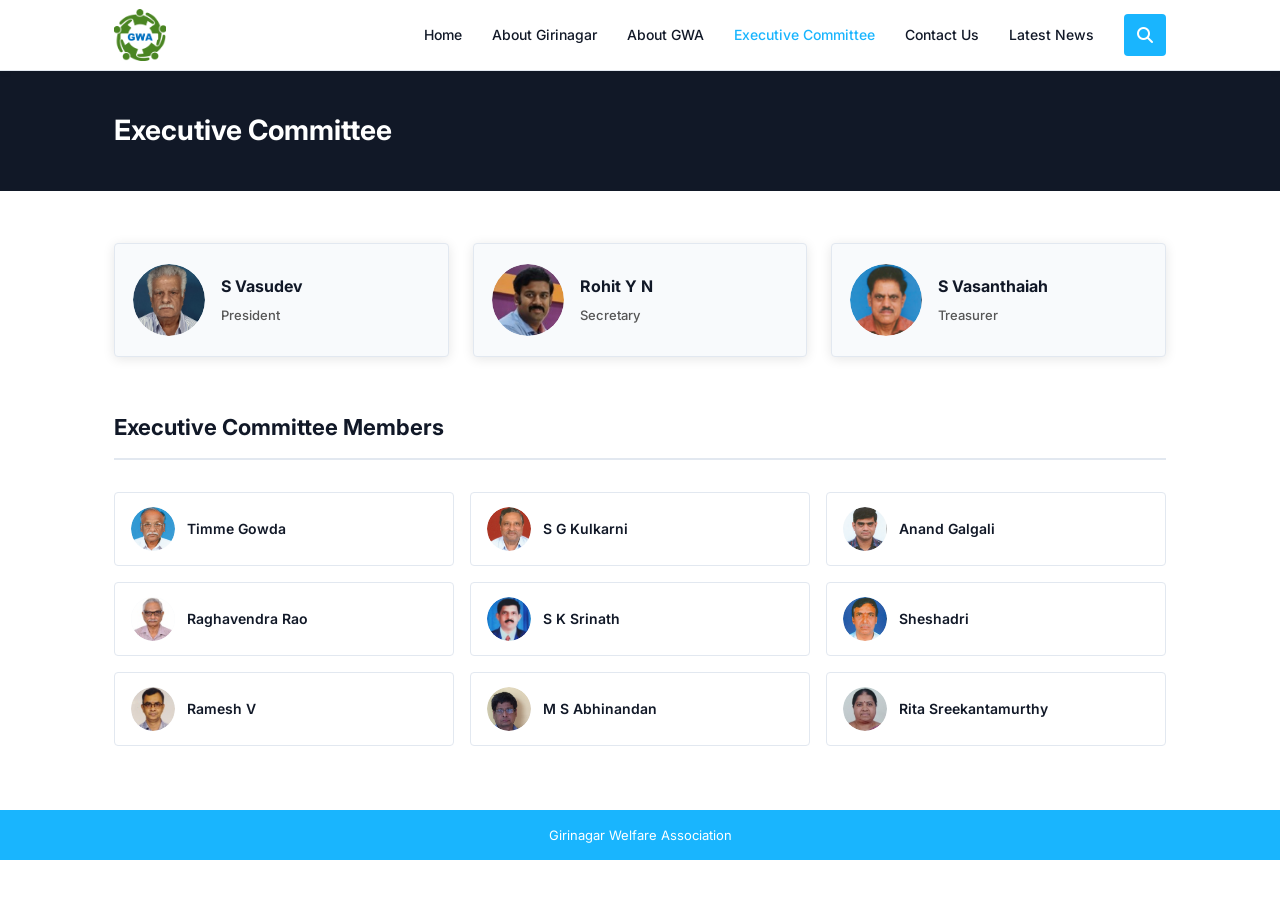
<file: executive-committee.html>
<!DOCTYPE html>
<html lang="en">

<head>
    <meta charset="UTF-8" />
    <meta name="viewport" content="width=device-width, initial-scale=1.0" />
    <title>Executive Committee – Girinagar Welfare Association</title>
    <meta name="description"
        content="Meet the Executive Committee of Girinagar Welfare Association – President, Secretary, Treasurer and committee members." />
    <link rel="stylesheet" href="/css/style.css" />
    <link href="https://fonts.googleapis.com/css2?family=Inter:wght@400;500;600;700&display=swap" rel="stylesheet" />
    <link rel="stylesheet" href="https://cdnjs.cloudflare.com/ajax/libs/font-awesome/6.4.0/css/all.min.css" />
</head>

<body>

    <!-- HEADER -->
    <header class="site-header" id="site-header">
        <div class="header-inner container">
            <a href="/" class="logo-link" id="logo-link">
                <img src="/images/gwa-logo.png" alt="Girinagar Welfare Association Logo" class="logo-img" />
            </a>
            <nav class="main-nav" id="main-nav" role="navigation" aria-label="Main navigation">
                <ul class="nav-list">
                    <li><a href="/" class="nav-link" id="nav-home">Home</a></li>
                    <li><a href="/about-girinagar.html" class="nav-link" id="nav-about-girinagar">About Girinagar</a>
                    </li>
                    <li><a href="/about-gwa.html" class="nav-link" id="nav-about-gwa">About GWA</a></li>
                    <li><a href="/executive-committee.html" class="nav-link active" id="nav-exec">Executive
                            Committee</a></li>
                    <li><a href="/contact-us.html" class="nav-link" id="nav-contact">Contact Us</a></li>
                    <li><a href="/latest-news.html" class="nav-link" id="nav-news">Latest News</a></li>
                </ul>
            </nav>
            <button class="search-toggle" id="search-toggle" aria-label="Toggle search">
                <i class="fas fa-search"></i>
            </button>
            <button class="hamburger" id="hamburger" aria-label="Toggle menu">
                <span></span><span></span><span></span>
            </button>
        </div>
        <div class="search-bar" id="search-bar">
            <div class="container">
                <input type="text" placeholder="Search…" class="search-input" id="search-input" />
                <button class="search-close" id="search-close" aria-label="Close search"><i
                        class="fas fa-times"></i></button>
            </div>
        </div>
    </header>

    <!-- PAGE BANNER -->
    <div class="page-banner" id="page-banner">
        <div class="container">
            <h1 class="page-banner-title">Executive Committee</h1>
        </div>
    </div>

    <!-- MAIN CONTENT -->
    <main class="page-content" id="page-content">
        <div class="container">

            <!-- Key Office Bearers -->
            <section class="office-bearers-section" id="office-bearers-section">
                <div class="bearers-grid" id="bearers-grid">

                    <div class="bearer-card" id="bearer-president">
                        <div class="bearer-avatar">
                            <img src="/images/vasudev.jpg" alt="S Vasudev" />
                        </div>
                        <div class="bearer-info">
                            <h2 class="bearer-name">S Vasudev</h2>
                            <p class="bearer-role">President</p>
                        </div>
                    </div>

                    <div class="bearer-card" id="bearer-secretary">
                        <div class="bearer-avatar">
                            <img src="/images/rohith.jpg" alt="Rohit Y N" />
                        </div>
                        <div class="bearer-info">
                            <h2 class="bearer-name">Rohit Y N</h2>
                            <p class="bearer-role">Secretary</p>
                        </div>
                    </div>

                    <div class="bearer-card" id="bearer-treasurer">
                        <div class="bearer-avatar">
                            <img src="/images/vasantiah.png" alt="Vasantaiah " />
                        </div>
                        <div class="bearer-info">
                            <h2 class="bearer-name">S Vasanthaiah</h2>
                            <p class="bearer-role">Treasurer</p>
                        </div>
                    </div>

                </div>
            </section>

            <!-- Committee Members -->
            <section class="committee-members-section" id="committee-members-section">
                <h2 class="section-heading">Executive Committee Members</h2>
                <div class="members-grid" id="members-grid">

                    <div class="member-card" id="member-timmegowda">
                        <div class="member-avatar"><img src="/images/thimmegowda.png" alt="Timme Gowda" /></div>
                        <p class="member-name">Timme Gowda</p>
                    </div>

                    <div class="member-card" id="member-sgkulkarni">
                        <div class="member-avatar"><img src="/images/kulkarni.jpg" alt="S G Kulkarni" /></div>
                        <p class="member-name">S G Kulkarni</p>
                    </div>

                    <div class="member-card" id="member-anandgalgali">
                        <div class="member-avatar"><img src="/images/anand.png" alt="Anand Galgali" /></div>
                        <p class="member-name">Anand Galgali</p>
                    </div>

                    <div class="member-card" id="member-raghavendrarao">
                        <div class="member-avatar"><img src="/images/raghvendra.jpg" alt="Raghavendra Rao" /></div>
                        <p class="member-name">Raghavendra Rao</p>
                    </div>

                    <div class="member-card" id="member-sksrinath">
                        <div class="member-avatar"><img src="/images/srinath.jpg" alt="S K Srinath" /></div>
                        <p class="member-name">S K Srinath</p>
                    </div>

                    <div class="member-card" id="member-sheshadri">
                        <div class="member-avatar"><img src="/images/sheshadri.png" alt="Sheshadri" /></div>
                        <p class="member-name">Sheshadri</p>
                    </div>

                    <div class="member-card" id="member-rameshv">
                        <div class="member-avatar"><img src="/images/ramesh.jpg" alt="Ramesh V" /></div>
                        <p class="member-name">Ramesh V</p>
                    </div>

                    <div class="member-card" id="member-msabhinandan">
                        <div class="member-avatar"><img src="/images/abhi-pic.JPG" alt="M S Abhinandan" /></div>
                        <p class="member-name">M S Abhinandan</p>
                    </div>

                    <div class="member-card" id="member-ritasreekantamurthy">
                        <div class="member-avatar"><img src="/images/rita.jpg" alt="Rita Sreekantamurthy" /></div>
                        <p class="member-name">Rita Sreekantamurthy</p>
                    </div>

                </div>
            </section>

        </div>
    </main>

    <!-- FOOTER -->
    <footer class="site-footer" id="site-footer">
        <p class="footer-credit">Girinagar Welfare Association</p>
    </footer>

    <script src="/js/main.js"></script>
</body>

</html>
</file>
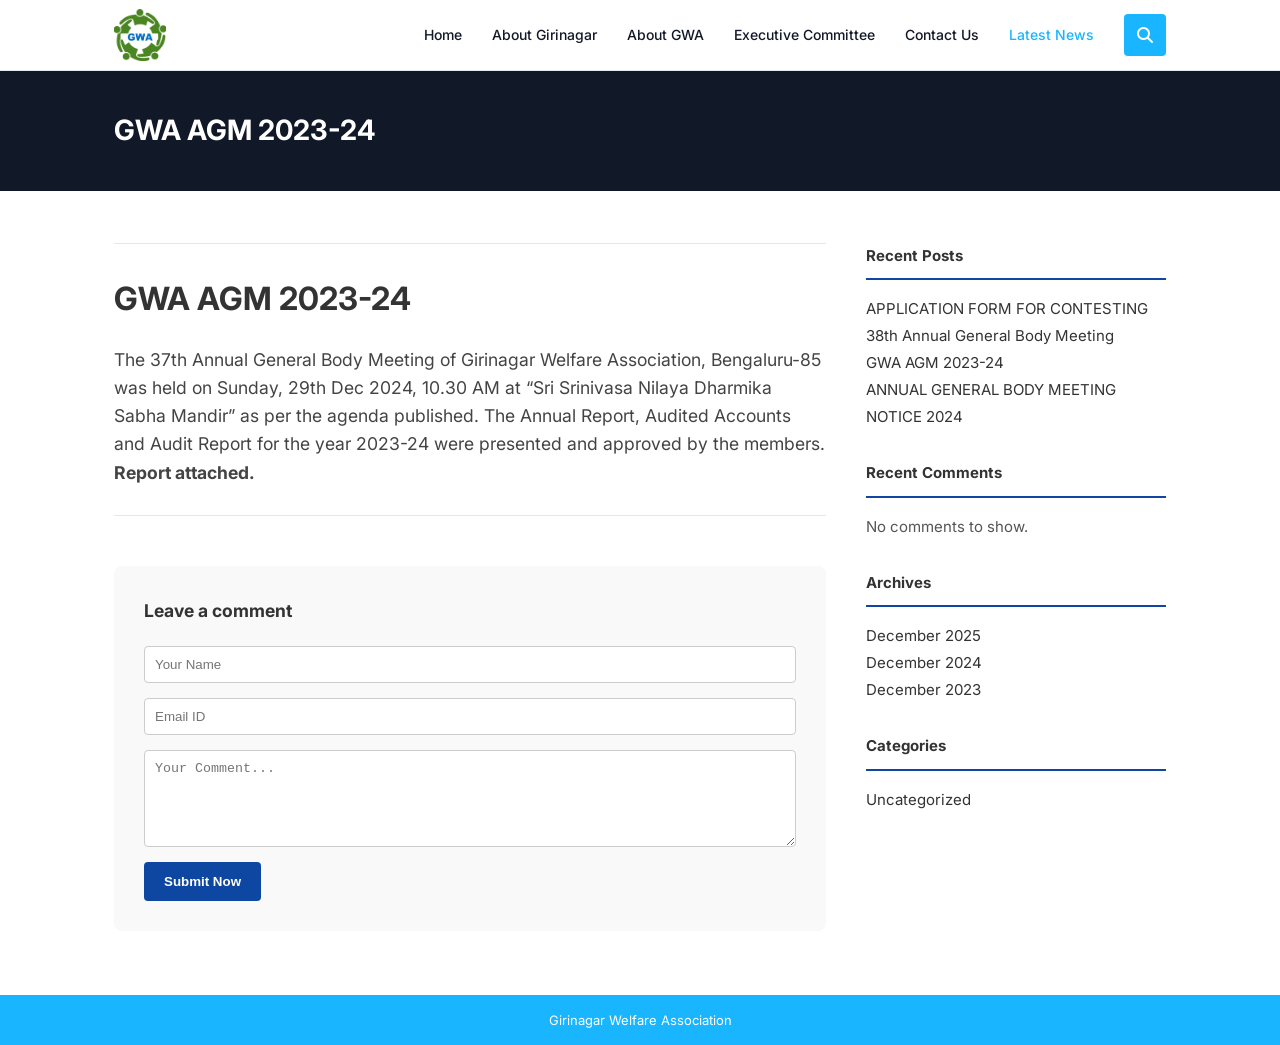
<file: gwa-agm-2023-24.html>
<!DOCTYPE html><html lang="en"><head>
    <meta charset="UTF-8">
    <meta name="viewport" content="width=device-width, initial-scale=1.0">
    <title>GWA AGM 2023-24 – Girinagar Welfare Association</title>
    <meta name="description" content="Latest news, announcements and updates from Girinagar Welfare Association.">
    <link rel="stylesheet" href="/css/style.css">
    <link href="https://fonts.googleapis.com/css2?family=Inter:wght@400;500;600;700&amp;display=swap" rel="stylesheet">
    <link rel="stylesheet" href="https://cdnjs.cloudflare.com/ajax/libs/font-awesome/6.4.0/css/all.min.css">
</head>

<body>

    <!-- HEADER -->
    <header class="site-header" id="site-header">
        <div class="header-inner container">
            <a href="/" class="logo-link" id="logo-link">
                <img src="/images/gwa-logo.png" alt="Girinagar Welfare Association Logo" class="logo-img">
            </a>
            <nav class="main-nav" id="main-nav" role="navigation" aria-label="Main navigation">
                <ul class="nav-list">
                    <li><a href="/" class="nav-link" id="nav-home">Home</a></li>
                    <li><a href="/about-girinagar.html" class="nav-link" id="nav-about-girinagar">About Girinagar</a>
                    </li>
                    <li><a href="/about-gwa.html" class="nav-link" id="nav-about-gwa">About GWA</a></li>
                    <li><a href="/executive-committee.html" class="nav-link" id="nav-exec">Executive Committee</a></li>
                    <li><a href="/contact-us.html" class="nav-link" id="nav-contact">Contact Us</a></li>
                    <li><a href="/latest-news.html" class="nav-link active" id="nav-news">Latest News</a></li>
                </ul>
            </nav>
            <button class="search-toggle" id="search-toggle" aria-label="Toggle search">
                <i class="fas fa-search"></i>
            </button>
            <button class="hamburger" id="hamburger" aria-label="Toggle menu">
                <span></span><span></span><span></span>
            </button>
        </div>
        <div class="search-bar" id="search-bar">
            <div class="container">
                <input type="text" placeholder="Search…" class="search-input" id="search-input">
                <button class="search-close" id="search-close" aria-label="Close search"><i class="fas fa-times"></i></button>
            </div>
        </div>
    </header>

    <!-- PAGE BANNER -->
    <div class="page-banner" id="page-banner">
        <div class="container">
            <h1 class="page-banner-title">GWA AGM 2023-24</h1>
        </div>
    </div>

    <!-- MAIN CONTENT -->
    <main class="page-content" id="page-content">
        <div class="container">

            
  <div class="blog-layout" style="display: flex; gap: 40px; flex-wrap: wrap;">
    <div class="blog-main" style="flex: 1 1 600px;">
      <article class="news-card single-post" id="post-content">
      <h2 style="margin-bottom: 20px; font-size: 2rem;">GWA AGM 2023-24</h2>
      <div class="post-body" style="font-size: 1.1rem; line-height: 1.6; color: #444;">
        
			
<p class="wp-block-paragraph">The 37th Annual General Body Meeting of Girinagar Welfare Association, Bengaluru-85 was held on Sunday, 29th Dec 2024, 10.30 AM at “Sri Srinivasa Nilaya Dharmika Sabha Mandir” as per the agenda published. The Annual Report, Audited Accounts and Audit Report for the year 2023-24 were presented and approved by the members. <a href="http://girinagarwelfareassociation.com/wp-content/uploads/2024/12/GWA-2023-24-proceedings.pdf" data-type="link" data-id="http://girinagarwelfareassociation.com/wp-content/uploads/2024/12/GWA-2023-24-proceedings.pdf"><strong>Report attached.</strong></a></p>



<p class="wp-block-paragraph"></p>
					
      </div>
    </article>

      <div class="comment-section" style="margin-top: 50px; background: #f9f9f9; padding: 30px; border-radius: 8px;">
        <h3>Leave a comment</h3>
        <form id="comment-form" style="display: flex; flex-direction: column; gap: 15px; margin-top: 20px;">
           <input type="text" placeholder="Your Name" required="" style="padding: 10px; border: 1px solid #ccc; border-radius: 4px;">
           <input type="email" placeholder="Email ID" required="" style="padding: 10px; border: 1px solid #ccc; border-radius: 4px;">
           <textarea placeholder="Your Comment..." rows="5" required="" style="padding: 10px; border: 1px solid #ccc; border-radius: 4px;"></textarea>
           <button type="submit" style="background: var(--primary-color, #0d47a1); color: white; padding: 12px 20px; border: none; border-radius: 4px; cursor: pointer; font-weight: bold; width: fit-content;">Submit Now</button>
        </form>
      </div>
    </div>

    <aside class="blog-sidebar" style="flex: 0 0 300px;">
      <div class="widget" style="margin-bottom: 30px;">
        <h4 style="border-bottom: 2px solid var(--primary-color, #0d47a1); padding-bottom: 10px; margin-bottom: 15px;">Recent Posts</h4>
        <ul style="list-style: none; padding: 0; line-height: 1.8;">
          <li><a href="/application-form-for-contesting-in-the-election-to-the-executive-committee-of-the-association.html" style="color: #333; text-decoration: none;">APPLICATION FORM FOR CONTESTING</a></li>
          <li><a href="/38th-annual-general-body-meeting.html" style="color: #333; text-decoration: none;">38th Annual General Body Meeting</a></li>
          <li><a href="/gwa-agm-2023-24.html" style="color: #333; text-decoration: none;">GWA AGM 2023-24</a></li>
          <li><a href="/annual-general-body-meeting-notice-dated-19-11-2024.html" style="color: #333; text-decoration: none;">ANNUAL GENERAL BODY MEETING NOTICE 2024</a></li>
        </ul>
      </div>

      <div class="widget" style="margin-bottom: 30px;">
        <h4 style="border-bottom: 2px solid var(--primary-color, #0d47a1); padding-bottom: 10px; margin-bottom: 15px;">Recent Comments</h4>
        <ul style="list-style: none; padding: 0; line-height: 1.8; color: #555;">
          <li>No comments to show.</li>
        </ul>
      </div>

      <div class="widget" style="margin-bottom: 30px;">
        <h4 style="border-bottom: 2px solid var(--primary-color, #0d47a1); padding-bottom: 10px; margin-bottom: 15px;">Archives</h4>
        <ul style="list-style: none; padding: 0; line-height: 1.8;">
          <li><a href="#" style="color: #333; text-decoration: none;">December 2025</a></li>
          <li><a href="#" style="color: #333; text-decoration: none;">December 2024</a></li>
          <li><a href="#" style="color: #333; text-decoration: none;">December 2023</a></li>
        </ul>
      </div>

      <div class="widget" style="margin-bottom: 30px;">
        <h4 style="border-bottom: 2px solid var(--primary-color, #0d47a1); padding-bottom: 10px; margin-bottom: 15px;">Categories</h4>
        <ul style="list-style: none; padding: 0; line-height: 1.8;">
          <li><a href="#" style="color: #333; text-decoration: none;">Uncategorized</a></li>
        </ul>
      </div>
    </aside>
  </div>

        </div>
    </main>

    <!-- FOOTER -->
    <footer class="site-footer" id="site-footer">
        <p class="footer-credit">Girinagar Welfare Association</p>
    </footer>

    <script src="/js/main.js"></script>


</body></html>
</file>
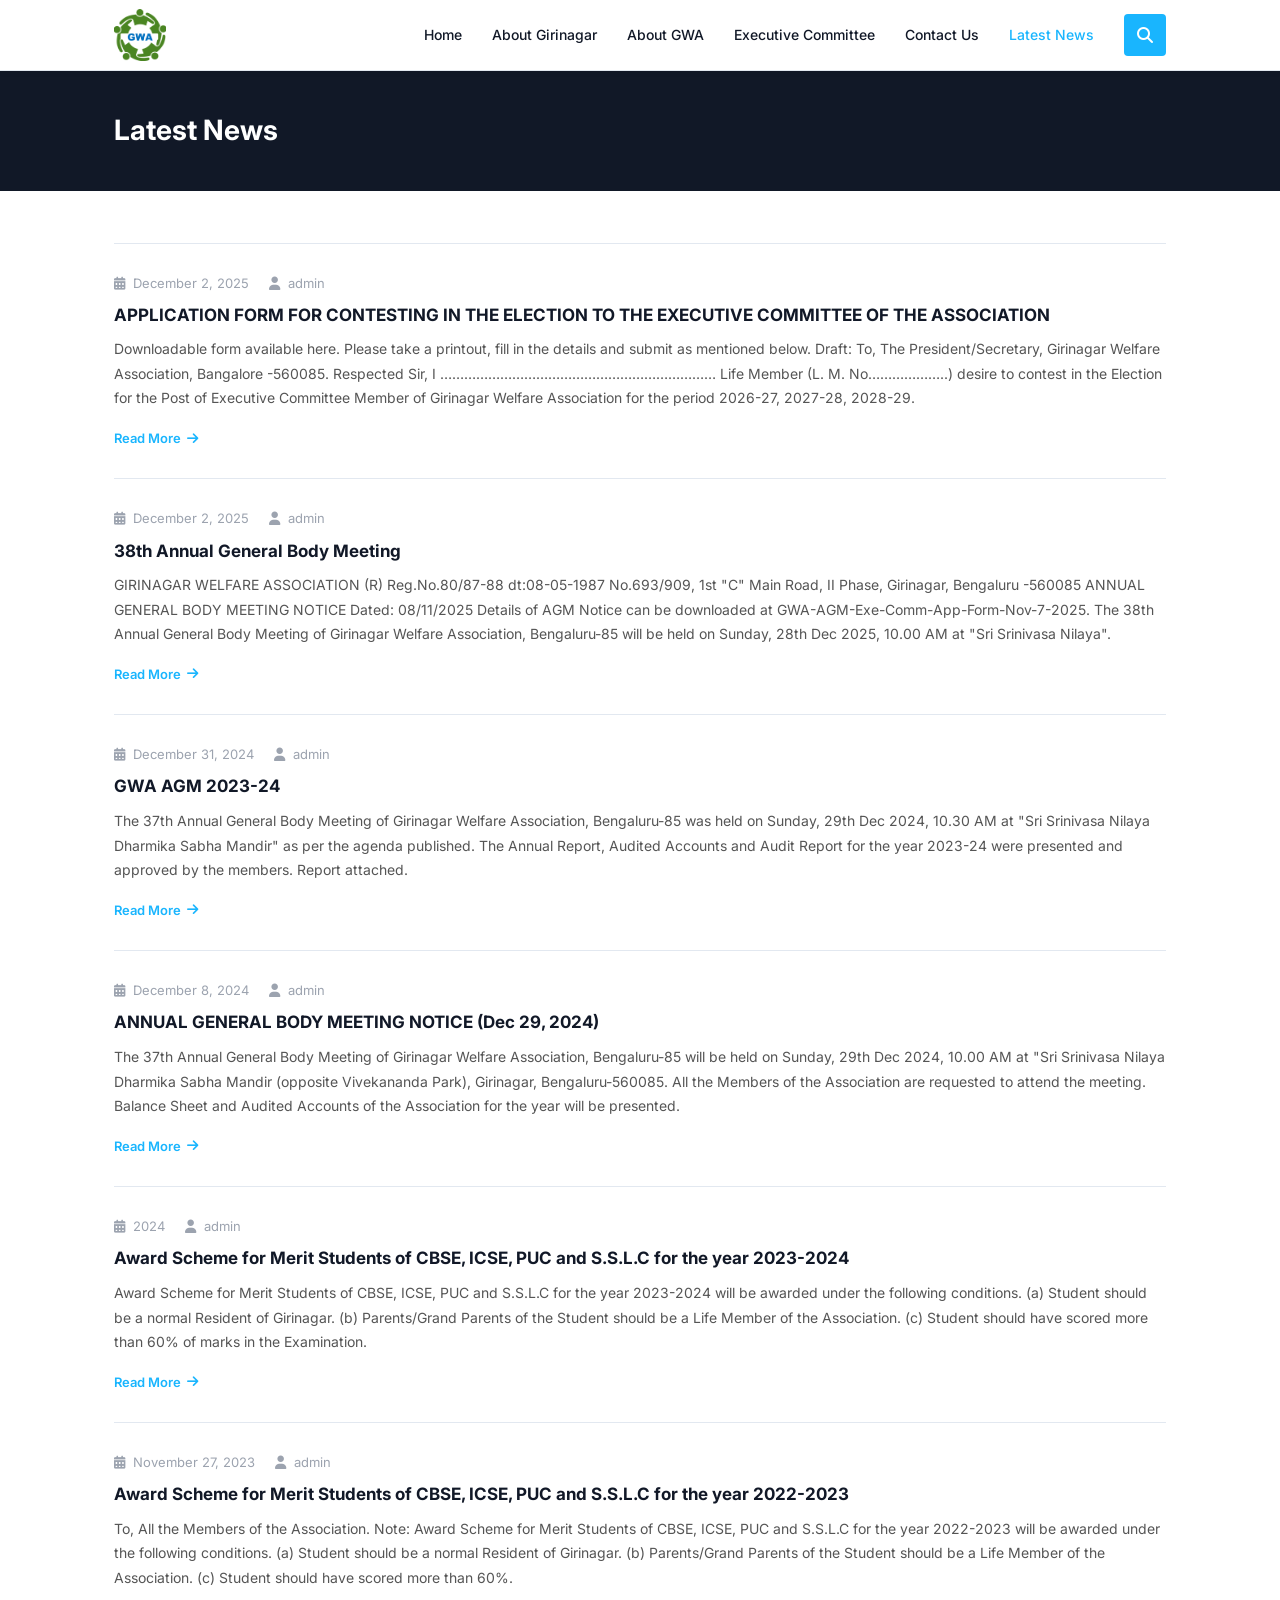
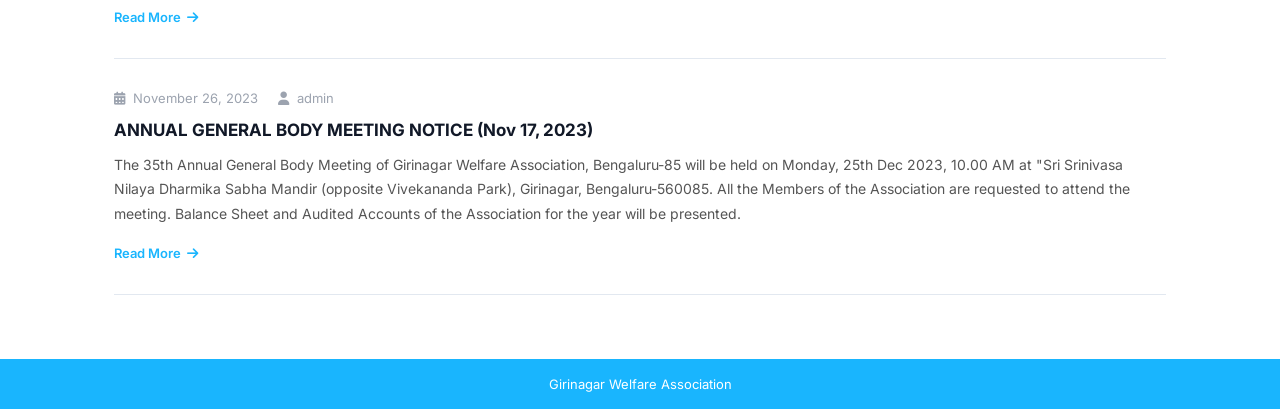
<file: latest-news.html>
<!DOCTYPE html>
<html lang="en">

<head>
    <meta charset="UTF-8" />
    <meta name="viewport" content="width=device-width, initial-scale=1.0" />
    <title>Latest News – Girinagar Welfare Association</title>
    <meta name="description" content="Latest news, announcements and updates from Girinagar Welfare Association." />
    <link rel="stylesheet" href="/css/style.css" />
    <link href="https://fonts.googleapis.com/css2?family=Inter:wght@400;500;600;700&display=swap" rel="stylesheet" />
    <link rel="stylesheet" href="https://cdnjs.cloudflare.com/ajax/libs/font-awesome/6.4.0/css/all.min.css" />
</head>

<body>

    <!-- HEADER -->
    <header class="site-header" id="site-header">
        <div class="header-inner container">
            <a href="/" class="logo-link" id="logo-link">
                <img src="/images/gwa-logo.png" alt="Girinagar Welfare Association Logo" class="logo-img" />
            </a>
            <nav class="main-nav" id="main-nav" role="navigation" aria-label="Main navigation">
                <ul class="nav-list">
                    <li><a href="/" class="nav-link" id="nav-home">Home</a></li>
                    <li><a href="/about-girinagar.html" class="nav-link" id="nav-about-girinagar">About Girinagar</a>
                    </li>
                    <li><a href="/about-gwa.html" class="nav-link" id="nav-about-gwa">About GWA</a></li>
                    <li><a href="/executive-committee.html" class="nav-link" id="nav-exec">Executive Committee</a></li>
                    <li><a href="/contact-us.html" class="nav-link" id="nav-contact">Contact Us</a></li>
                    <li><a href="/latest-news.html" class="nav-link active" id="nav-news">Latest News</a></li>
                </ul>
            </nav>
            <button class="search-toggle" id="search-toggle" aria-label="Toggle search">
                <i class="fas fa-search"></i>
            </button>
            <button class="hamburger" id="hamburger" aria-label="Toggle menu">
                <span></span><span></span><span></span>
            </button>
        </div>
        <div class="search-bar" id="search-bar">
            <div class="container">
                <input type="text" placeholder="Search…" class="search-input" id="search-input" />
                <button class="search-close" id="search-close" aria-label="Close search"><i
                        class="fas fa-times"></i></button>
            </div>
        </div>
    </header>

    <!-- PAGE BANNER -->
    <div class="page-banner" id="page-banner">
        <div class="container">
            <h1 class="page-banner-title">Latest News</h1>
        </div>
    </div>

    <!-- MAIN CONTENT -->
    <main class="page-content" id="page-content">
        <div class="container">

            <div class="news-list" id="news-list">

                <article class="news-card" id="news-election-form">
                    <div class="news-meta">
                        <span class="news-date"><i class="fas fa-calendar-alt"></i> December 2, 2025</span>
                        <span class="news-author"><i class="fas fa-user"></i> admin</span>
                    </div>
                    <h2 class="news-title">APPLICATION FORM FOR CONTESTING IN THE ELECTION TO THE EXECUTIVE COMMITTEE OF
                        THE ASSOCIATION</h2>
                    <p class="news-excerpt">Downloadable form available here. Please take a printout, fill in the
                        details and submit as mentioned below. Draft: To, The President/Secretary, Girinagar Welfare
                        Association, Bangalore -560085. Respected Sir, I …………………………………………………………… Life Member (L. M.
                        No………………..) desire to contest in the Election for the Post of Executive Committee Member of
                        Girinagar Welfare Association for the period 2026-27, 2027-28, 2028-29.</p>
                    <a href="/application-form-for-contesting-in-the-election-to-the-executive-committee-of-the-association.html"
                        target="_blank" rel="noopener" class="news-readmore" id="news-link-election">Read More <i
                            class="fas fa-arrow-right"></i></a>
                </article>

                <article class="news-card" id="news-38th-agm">
                    <div class="news-meta">
                        <span class="news-date"><i class="fas fa-calendar-alt"></i> December 2, 2025</span>
                        <span class="news-author"><i class="fas fa-user"></i> admin</span>
                    </div>
                    <h2 class="news-title">38th Annual General Body Meeting</h2>
                    <p class="news-excerpt">GIRINAGAR WELFARE ASSOCIATION (R) Reg.No.80/87-88 dt:08-05-1987 No.693/909,
                        1st "C" Main Road, II Phase, Girinagar, Bengaluru -560085 ANNUAL GENERAL BODY MEETING NOTICE
                        Dated: 08/11/2025 Details of AGM Notice can be downloaded at
                        GWA-AGM-Exe-Comm-App-Form-Nov-7-2025. The 38th Annual General Body Meeting of Girinagar Welfare
                        Association, Bengaluru-85 will be held on Sunday, 28th Dec 2025, 10.00 AM at "Sri Srinivasa
                        Nilaya".</p>
                    <a href="/38th-annual-general-body-meeting.html" target="_blank" rel="noopener"
                        class="news-readmore" id="news-link-38agm">Read More <i class="fas fa-arrow-right"></i></a>
                </article>

                <article class="news-card" id="news-agm-2023-24">
                    <div class="news-meta">
                        <span class="news-date"><i class="fas fa-calendar-alt"></i> December 31, 2024</span>
                        <span class="news-author"><i class="fas fa-user"></i> admin</span>
                    </div>
                    <h2 class="news-title">GWA AGM 2023-24</h2>
                    <p class="news-excerpt">The 37th Annual General Body Meeting of Girinagar Welfare Association,
                        Bengaluru-85 was held on Sunday, 29th Dec 2024, 10.30 AM at "Sri Srinivasa Nilaya Dharmika Sabha
                        Mandir" as per the agenda published. The Annual Report, Audited Accounts and Audit Report for
                        the year 2023-24 were presented and approved by the members. Report attached.</p>
                    <a href="/gwa-agm-2023-24.html" target="_blank" rel="noopener" class="news-readmore"
                        id="news-link-agm2324">Read More <i class="fas fa-arrow-right"></i></a>
                </article>

                <article class="news-card" id="news-agm-notice-2024">
                    <div class="news-meta">
                        <span class="news-date"><i class="fas fa-calendar-alt"></i> December 8, 2024</span>
                        <span class="news-author"><i class="fas fa-user"></i> admin</span>
                    </div>
                    <h2 class="news-title">ANNUAL GENERAL BODY MEETING NOTICE (Dec 29, 2024)</h2>
                    <p class="news-excerpt">The 37th Annual General Body Meeting of Girinagar Welfare Association,
                        Bengaluru-85 will be held on Sunday, 29th Dec 2024, 10.00 AM at "Sri Srinivasa Nilaya Dharmika
                        Sabha Mandir (opposite Vivekananda Park), Girinagar, Bengaluru-560085. All the Members of the
                        Association are requested to attend the meeting. Balance Sheet and Audited Accounts of the
                        Association for the year will be presented.</p>
                    <a href="/annual-general-body-meeting-notice-dated-19-11-2024.html" target="_blank" rel="noopener"
                        class="news-readmore" id="news-link-agmnotice2024">Read More <i
                            class="fas fa-arrow-right"></i></a>
                </article>

                <article class="news-card" id="news-award-2023-24">
                    <div class="news-meta">
                        <span class="news-date"><i class="fas fa-calendar-alt"></i> 2024</span>
                        <span class="news-author"><i class="fas fa-user"></i> admin</span>
                    </div>
                    <h2 class="news-title">Award Scheme for Merit Students of CBSE, ICSE, PUC and S.S.L.C for the year
                        2023-2024</h2>
                    <p class="news-excerpt">Award Scheme for Merit Students of CBSE, ICSE, PUC and S.S.L.C for the year
                        2023-2024 will be awarded under the following conditions. (a) Student should be a normal
                        Resident of Girinagar. (b) Parents/Grand Parents of the Student should be a Life Member of the
                        Association. (c) Student should have scored more than 60% of marks in the Examination.</p>
                    <a href="/award-scheme-for-merit-students-of-cbse-icse-puc-and-s-s-l-c-for-the-year-2023-2024.html"
                        target="_blank" rel="noopener" class="news-readmore" id="news-link-award2324">Read More <i
                            class="fas fa-arrow-right"></i></a>
                </article>

                <article class="news-card" id="news-award-2022-23">
                    <div class="news-meta">
                        <span class="news-date"><i class="fas fa-calendar-alt"></i> November 27, 2023</span>
                        <span class="news-author"><i class="fas fa-user"></i> admin</span>
                    </div>
                    <h2 class="news-title">Award Scheme for Merit Students of CBSE, ICSE, PUC and S.S.L.C for the year
                        2022-2023</h2>
                    <p class="news-excerpt">To, All the Members of the Association. Note: Award Scheme for Merit
                        Students of CBSE, ICSE, PUC and S.S.L.C for the year 2022-2023 will be awarded under the
                        following conditions. (a) Student should be a normal Resident of Girinagar. (b) Parents/Grand
                        Parents of the Student should be a Life Member of the Association. (c) Student should have
                        scored more than 60%.</p>
                    <a href="/award-scheme-for-merit-students-of-cbse-icse-puc-and-s-s-l-c-for-the-year-2022-2023.html"
                        target="_blank" rel="noopener" class="news-readmore" id="news-link-award2223">Read More <i
                            class="fas fa-arrow-right"></i></a>
                </article>

                <article class="news-card" id="news-agm-notice-2023">
                    <div class="news-meta">
                        <span class="news-date"><i class="fas fa-calendar-alt"></i> November 26, 2023</span>
                        <span class="news-author"><i class="fas fa-user"></i> admin</span>
                    </div>
                    <h2 class="news-title">ANNUAL GENERAL BODY MEETING NOTICE (Nov 17, 2023)</h2>
                    <p class="news-excerpt">The 35th Annual General Body Meeting of Girinagar Welfare Association,
                        Bengaluru-85 will be held on Monday, 25th Dec 2023, 10.00 AM at "Sri Srinivasa Nilaya Dharmika
                        Sabha Mandir (opposite Vivekananda Park), Girinagar, Bengaluru-560085. All the Members of the
                        Association are requested to attend the meeting. Balance Sheet and Audited Accounts of the
                        Association for the year will be presented.</p>
                    <a href="/annual-general-body-meeting-notice-nov-17-2023.html" target="_blank" rel="noopener"
                        class="news-readmore" id="news-link-agmnotice2023">Read More <i
                            class="fas fa-arrow-right"></i></a>
                </article>

            </div>
        </div>
    </main>

    <!-- FOOTER -->
    <footer class="site-footer" id="site-footer">
        <p class="footer-credit">Girinagar Welfare Association</p>
    </footer>

    <script src="/js/main.js"></script>
</body>

</html>
</file>
<file: css/style.css>
/* ============================================================
   GWA – Girinagar Welfare Association
   Stylesheet
   ============================================================ */

/* ---------- Reset & Base ---------- */
*,
*::before,
*::after {
  box-sizing: border-box;
  margin: 0;
  padding: 0;
}

:root {
  --accent: #19b5fe;
  --accent-dark: #0d9de2;
  --green: #3a7d2c;
  --dark: #111827;
  --footer-bg: #161c2d;
  --text: #333333;
  --text-light: #555555;
  --bg-alt: #f8fafc;
  --white: #ffffff;
  --border: #e2e8f0;
  --shadow: 0 2px 12px rgba(0, 0, 0, .10);
  --radius: 4px;
  --nav-h: 70px;
  --font: 'Inter', sans-serif;
}

html {
  scroll-behavior: smooth;
}

body {
  font-family: var(--font);
  color: var(--text);
  font-size: 15px;
  line-height: 1.7;
  background: var(--white);
}

img {
  display: block;
  max-width: 100%;
  height: auto;
}

a {
  color: inherit;
  text-decoration: none;
}

ul {
  list-style: none;
}

.container {
  max-width: 1100px;
  margin: 0 auto;
  padding: 0 24px;
}

/* ---------- Header ---------- */
.site-header {
  position: sticky;
  top: 0;
  z-index: 100;
  background: var(--white);
  border-bottom: 1px solid var(--border);
  box-shadow: 0 1px 6px rgba(0, 0, 0, .08);
}

.header-inner {
  display: flex;
  align-items: center;
  height: var(--nav-h);
  gap: 16px;
}

/* Logo */
.logo-link {
  flex-shrink: 0;
  display: flex;
  align-items: center;
}

.logo-img {
  width: 52px;
  height: 52px;
  object-fit: contain;
}

/* Nav */
.main-nav {
  margin-left: auto;
}

.nav-list {
  display: flex;
  gap: 2px;
  align-items: center;
}

.nav-link {
  display: inline-block;
  padding: 8px 14px;
  font-size: 14px;
  font-weight: 500;
  color: var(--dark);
  border-radius: var(--radius);
  transition: color .2s, background .2s;
  white-space: nowrap;
}

.nav-link:hover,
.nav-link.active {
  color: var(--accent);
}

/* Search toggle */
.search-toggle {
  width: 42px;
  height: 42px;
  background: var(--accent);
  border: none;
  border-radius: var(--radius);
  color: var(--white);
  font-size: 16px;
  cursor: pointer;
  display: flex;
  align-items: center;
  justify-content: center;
  flex-shrink: 0;
  transition: background .2s;
}

.search-toggle:hover {
  background: var(--accent-dark);
}

/* Hamburger (mobile) */
.hamburger {
  display: none;
  flex-direction: column;
  gap: 5px;
  background: none;
  border: none;
  cursor: pointer;
  padding: 4px;
  flex-shrink: 0;
}

.hamburger span {
  display: block;
  width: 24px;
  height: 2px;
  background: var(--dark);
  border-radius: 2px;
  transition: transform .3s, opacity .3s;
}

/* Search bar */
.search-bar {
  display: none;
  background: var(--bg-alt);
  border-top: 1px solid var(--border);
  padding: 10px 0;
}

.search-bar.visible {
  display: block;
}

.search-bar .container {
  display: flex;
  align-items: center;
  gap: 8px;
}

.search-input {
  flex: 1;
  padding: 8px 14px;
  border: 1px solid var(--border);
  border-radius: var(--radius);
  font-family: var(--font);
  font-size: 14px;
  outline: none;
}

.search-input:focus {
  border-color: var(--accent);
}

.search-close {
  background: none;
  border: none;
  font-size: 18px;
  cursor: pointer;
  color: var(--text-light);
  padding: 4px;
}

/* ---------- Hero Slider ---------- */
.hero-slider {
  position: relative;
  width: 100%;
  overflow: hidden;
  background: var(--dark);
  height: 420px;
}

.slides-wrapper {
  position: relative;
  width: 100%;
  height: 100%;
}

.slide {
  position: absolute;
  inset: 0;
  opacity: 0;
  transition: opacity 1s ease;
}

.slide.active {
  opacity: 1;
}

.slide-img {
  width: 100%;
  height: 100%;
  object-fit: cover;
  object-position: center;
}

/* Slider Arrows */
.slider-btn {
  position: absolute;
  top: 50%;
  transform: translateY(-50%);
  background: rgba(0, 0, 0, 0.4);
  color: var(--white);
  border: none;
  font-size: 20px;
  width: 44px;
  height: 44px;
  border-radius: 50%;
  display: flex;
  align-items: center;
  justify-content: center;
  cursor: pointer;
  z-index: 10;
  transition: background 0.3s;
}

.slider-btn:hover {
  background: rgba(0, 0, 0, 0.7);
}

.prev-btn {
  left: 20px;
}

.next-btn {
  right: 20px;
}

/* Dots */
.slider-dots {
  position: absolute;
  bottom: 14px;
  left: 50%;
  transform: translateX(-50%);
  display: flex;
  gap: 8px;
  z-index: 5;
}

.dot {
  width: 10px;
  height: 10px;
  border-radius: 50%;
  background: rgba(255, 255, 255, .5);
  border: none;
  cursor: pointer;
  transition: background .3s;
}

.dot.active {
  background: var(--white);
}

/* ---------- Features (3-col) ---------- */
.features-section {
  padding: 52px 0 60px;
  background: var(--white);
}

.features-grid {
  display: grid;
  grid-template-columns: repeat(3, 1fr);
  gap: 32px;
}

.feature-card {
  display: flex;
  flex-direction: column;
  align-items: center;
  text-align: center;
}

.feature-img-wrap {
  width: 100%;
  height: 200px;
  overflow: hidden;
  border-radius: var(--radius);
  margin-bottom: 20px;
}

.feature-img {
  width: 100%;
  height: 100%;
  object-fit: cover;
  transition: transform .4s ease;
}

.feature-card:hover .feature-img {
  transform: scale(1.04);
}

.feature-title {
  font-size: 17px;
  font-weight: 700;
  color: var(--dark);
  margin-bottom: 12px;
}

.feature-text {
  font-size: 14px;
  color: var(--text-light);
  line-height: 1.75;
  flex: 1;
  margin-bottom: 20px;
}

.btn-readmore {
  display: inline-block;
  padding: 8px 22px;
  border: 2px solid var(--dark);
  color: var(--dark);
  font-size: 12px;
  font-weight: 700;
  letter-spacing: .06em;
  border-radius: var(--radius);
  transition: background .2s, color .2s, border-color .2s;
  margin-top: auto;
}

.btn-readmore:hover {
  background: var(--accent);
  border-color: var(--accent);
  color: var(--white);
}

/* ---------- Page Banner ---------- */
.page-banner {
  background: var(--dark);
  padding: 36px 0;
}

.page-banner-title {
  font-size: 28px;
  font-weight: 700;
  color: var(--white);
}

/* ---------- Page Content (inner pages) ---------- */
.page-content {
  padding: 52px 0 64px;
}

/* About Girinagar – content with images */
.content-with-images {
  display: flex;
  flex-direction: column;
  gap: 48px;
}

.content-row {
  display: grid;
  grid-template-columns: 1fr 1fr;
  gap: 40px;
  align-items: start;
}

.content-row.reverse {
  direction: rtl;
}

.content-row.reverse>* {
  direction: ltr;
}

.inline-img {
  width: 100%;
  border-radius: var(--radius);
  box-shadow: var(--shadow);
}

.content-text p {
  font-size: 15px;
  line-height: 1.8;
  color: var(--text);
}

/* ---------- VMV (Vision/Mission/Values) ---------- */
.vmv-section {
  margin-bottom: 52px;
}

.vmv-grid {
  display: grid;
  grid-template-columns: repeat(3, 1fr);
  gap: 24px;
}

.vmv-card {
  background: var(--bg-alt);
  border-top: 3px solid var(--accent);
  border-radius: var(--radius);
  padding: 24px 20px;
}

.vmv-title {
  font-size: 16px;
  font-weight: 700;
  color: var(--dark);
  margin-bottom: 10px;
}

/* ---------- Timeline ---------- */
.section-heading {
  font-size: 22px;
  font-weight: 700;
  color: var(--dark);
  margin-bottom: 32px;
  padding-bottom: 12px;
  border-bottom: 2px solid var(--border);
}

.timeline {
  position: relative;
  padding-left: 32px;
}

.timeline::before {
  content: '';
  position: absolute;
  left: 12px;
  top: 0;
  bottom: 0;
  width: 2px;
  background: var(--border);
}

.timeline-item {
  position: relative;
  margin-bottom: 36px;
  display: flex;
  gap: 24px;
  align-items: flex-start;
}

.timeline-item::before {
  content: '';
  position: absolute;
  left: -26px;
  top: 6px;
  width: 12px;
  height: 12px;
  border-radius: 50%;
  background: var(--accent);
  border: 2px solid var(--white);
  box-shadow: 0 0 0 2px var(--accent);
}

.timeline-year {
  flex-shrink: 0;
  font-size: 14px;
  font-weight: 700;
  color: var(--accent);
  min-width: 90px;
  padding-top: 2px;
}

.timeline-content p {
  font-size: 14px;
  color: var(--text-light);
  line-height: 1.75;
}

/* ---------- Executive Committee ---------- */
.office-bearers-section {
  margin-bottom: 52px;
}

.bearers-grid {
  display: grid;
  grid-template-columns: repeat(3, 1fr);
  gap: 24px;
}

.bearer-card {
  display: flex;
  align-items: center;
  gap: 16px;
  background: var(--bg-alt);
  border: 1px solid var(--border);
  border-radius: var(--radius);
  padding: 20px 18px;
  box-shadow: var(--shadow);
}

.bearer-avatar {
  width: 72px;
  height: 72px;
  border-radius: 50%;
  overflow: hidden;
  flex-shrink: 0;
  background: var(--bg-alt);
  display: flex;
  align-items: center;
  justify-content: center;
  font-size: 40px;
  color: var(--accent);
}

.bearer-avatar img {
  width: 100%;
  height: 100%;
  object-fit: cover;
  object-position: top;
  border-radius: 50%;
}

.bearer-name {
  font-size: 16px;
  font-weight: 700;
  color: var(--dark);
  margin-bottom: 4px;
}

.bearer-role {
  font-size: 13px;
  color: var(--text-light);
  font-weight: 500;
}

/* Committee Members Grid */
.committee-members-section {
  margin-top: 8px;
}

.members-grid {
  display: grid;
  grid-template-columns: repeat(3, 1fr);
  gap: 16px;
}

.member-card {
  display: flex;
  align-items: center;
  gap: 12px;
  padding: 14px 16px;
  border: 1px solid var(--border);
  border-radius: var(--radius);
  background: var(--white);
  transition: box-shadow .2s, border-color .2s;
}

.member-card:hover {
  box-shadow: var(--shadow);
  border-color: var(--accent);
}

.member-avatar {
  width: 44px;
  height: 44px;
  border-radius: 50%;
  overflow: hidden;
  flex-shrink: 0;
  background: var(--bg-alt);
  display: flex;
  align-items: center;
  justify-content: center;
  font-size: 22px;
  color: #9ca3af;
}

.member-avatar img {
  width: 100%;
  height: 100%;
  object-fit: cover;
  object-position: top;
  border-radius: 50%;
}

.member-name {
  font-size: 14px;
  font-weight: 600;
  color: var(--dark);
}

/* ---------- Contact ---------- */
.contact-container {
  max-width: 780px;
}

.contact-section {
  margin-bottom: 40px;
  padding-bottom: 40px;
  border-bottom: 1px solid var(--border);
}

.contact-section:last-child {
  border-bottom: none;
}

.contact-heading {
  font-size: 18px;
  font-weight: 700;
  color: var(--dark);
  margin-bottom: 12px;
  display: flex;
  align-items: center;
  gap: 10px;
}

.contact-heading i {
  color: var(--accent);
}

.contact-section p {
  font-size: 15px;
  color: var(--text-light);
  line-height: 1.75;
  margin-bottom: 8px;
}

.contact-link {
  color: var(--accent);
  font-weight: 500;
  text-decoration: underline;
  text-underline-offset: 2px;
  transition: color .2s;
}

.contact-link:hover {
  color: var(--accent-dark);
}

.doc-list {
  list-style: disc;
  padding-left: 20px;
  display: flex;
  flex-direction: column;
  gap: 8px;
}

.doc-list li {
  font-size: 15px;
  color: var(--text-light);
  list-style: none;
}

/* ---------- Latest News ---------- */
.news-list {
  display: flex;
  flex-direction: column;
  gap: 0;
}

.news-card {
  padding: 28px 0;
  border-bottom: 1px solid var(--border);
}

.news-card:first-child {
  border-top: 1px solid var(--border);
}

.news-meta {
  display: flex;
  gap: 20px;
  margin-bottom: 10px;
  font-size: 13px;
  color: #9ca3af;
}

.news-meta i {
  margin-right: 4px;
}

.news-title {
  font-size: 17px;
  font-weight: 700;
  color: var(--dark);
  margin-bottom: 10px;
  line-height: 1.4;
}

.news-excerpt {
  font-size: 14px;
  color: var(--text-light);
  line-height: 1.75;
  margin-bottom: 14px;
}

.news-readmore {
  display: inline-flex;
  align-items: center;
  gap: 6px;
  font-size: 13px;
  font-weight: 600;
  color: var(--accent);
  transition: gap .2s;
}

.news-readmore:hover {
  gap: 10px;
}

/* ---------- Footer ---------- */
.site-footer {
  background: var(--accent);
  padding: 14px 0;
  text-align: center;
}

.footer-credit {
  font-size: 13px;
  color: var(--white);
}

/* ---------- Responsive ---------- */
@media (max-width: 900px) {
  .features-grid {
    grid-template-columns: 1fr;
    gap: 40px;
  }

  .vmv-grid {
    grid-template-columns: 1fr;
  }

  .bearers-grid {
    grid-template-columns: 1fr;
  }

  .members-grid {
    grid-template-columns: repeat(2, 1fr);
  }

  .content-row {
    grid-template-columns: 1fr;
  }

  .content-row.reverse {
    direction: ltr;
  }
}

@media (max-width: 768px) {
  :root {
    --nav-h: 60px;
  }

  .main-nav {
    display: none;
    position: absolute;
    top: var(--nav-h);
    left: 0;
    right: 0;
    background: var(--white);
    border-bottom: 1px solid var(--border);
    box-shadow: 0 4px 12px rgba(0, 0, 0, .08);
    z-index: 99;
  }

  .main-nav.open {
    display: block;
  }

  .nav-list {
    flex-direction: column;
    padding: 12px 0;
    gap: 0;
  }

  .nav-link {
    display: block;
    padding: 12px 24px;
    border-radius: 0;
  }

  .hamburger {
    display: flex;
  }

  .search-toggle {
    display: none;
  }

  .hero-slider {
    height: 240px;
  }

  .page-banner-title {
    font-size: 22px;
  }

  .members-grid {
    grid-template-columns: 1fr 1fr;
  }
}

@media (max-width: 480px) {
  .members-grid {
    grid-template-columns: 1fr;
  }

  .hero-slider {
    height: 200px;
  }
}
</file>
